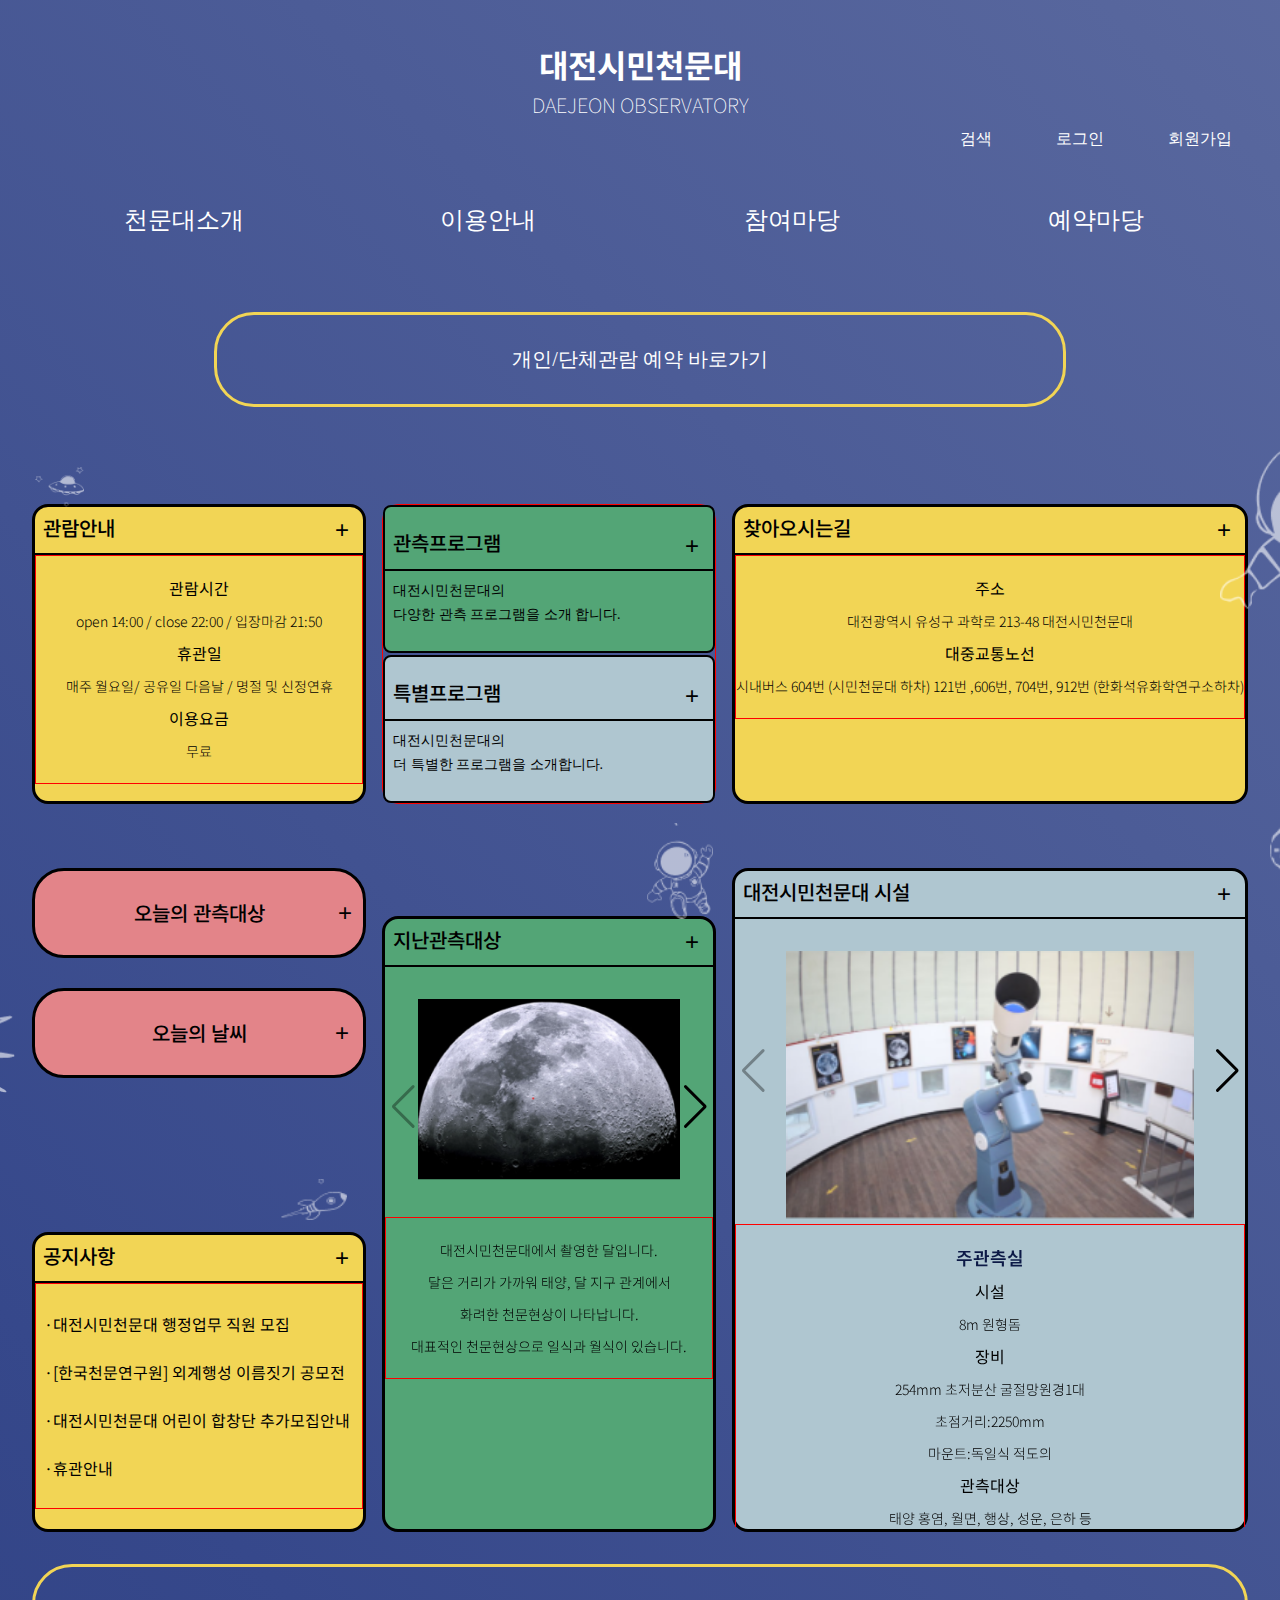
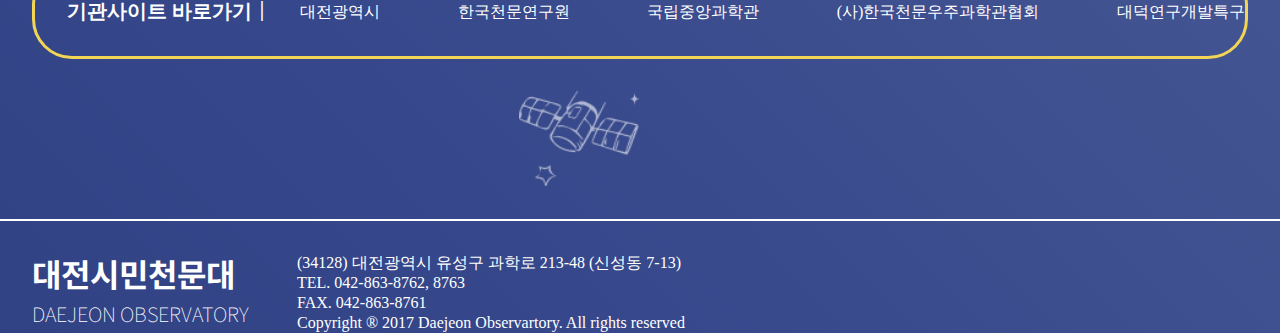
<file: index.html>
<!DOCTYPE html>
<html lang="en">
  <head>
    <meta charset="UTF-8" />
    <meta http-equiv="X-UA-Compatible" content="IE=edge" />
    <meta name="viewport" content="width=device-width, initial-scale=1.0" />
    <title>Document</title>
    <link rel="stylesheet" href="./my_reset.css" />
    <link rel="preconnect" href="https://fonts.googleapis.com" />
    <link rel="preconnect" href="https://fonts.gstatic.com" crossorigin />
    <link
      href="https://fonts.googleapis.com/css2?family=Noto+Sans+KR:wght@100;300;400;500;700&display=swap"
      rel="stylesheet"
    />
    <link
      rel="stylesheet"
      href="https://cdnjs.cloudflare.com/ajax/libs/font-awesome/6.3.0/css/all.min.css"
      integrity="sha512-SzlrxWUlpfuzQ+pcUCosxcglQRNAq/DZjVsC0lE40xsADsfeQoEypE+enwcOiGjk/bSuGGKHEyjSoQ1zVisanQ=="
      crossorigin="anonymous"
      referrerpolicy="no-referrer"
    />
    <link
      rel="stylesheet"
      href="https://cdn.jsdelivr.net/npm/swiper@9/swiper-bundle.min.css"
    />
    <link rel="stylesheet" href="./common.css" />
    <!-- Swiper JS -->
    <script src="https://cdn.jsdelivr.net/npm/swiper@9/swiper-bundle.min.js"></script>
    <!-- <script src="https://cdnjs.cloudflare.com/ajax/libs/jquery/2.0.2/jquery.min.js"></script> -->
    <script src="./common.js" defer></script>
  </head>
  <body id="gradient">
    <div class="wrap">
      <header class="hd mw">
        <h1 class="logo">
          <a href="#"
            >대전시민천문대 <br />
            <span> DAEJEON OBSERVATORY</span></a
          >
          <div class="ham"><i class="fa-solid fa-bars"></i></div>
        </h1>
        <div class="top_icons">
          <a href="#"><i class="fa-solid fa-magnifying-glass"></i>검색</a>

          <a href="#"
            ><i class="fa-sharp fa-solid fa-right-to-bracket"></i>로그인</a
          >
          <a href="#"><i class="fa-solid fa-user"></i>회원가입</a>
        </div>

        <nav class="gnb on">
          <ul class="depth_1">
            <li>
              <a href="#">천문대소개</a>
              <ul class="depth_2">
                <li><a href="#">인사말</a></li>
                <li><a href="#">현황 및 조직도</a></li>
                <li><a href="#">시설안내</a></li>
                <li><a href="#">홍보자료</a></li>
                <li><a href="#">찾아오시는 길</a></li>
              </ul>
            </li>
            <li>
              <a href="#">이용안내</a>
              <ul class="depth_2">
                <li><a href="#">관람시간안내</a></li>
                <li><a href="#">프로그램소개</a></li>
                <li><a href="#">천문정보</a></li>
                <li><a href="#">행사사진</a></li>
              </ul>
            </li>
            <li>
              <a href="#">참여마당</a>
              <ul class="depth_2">
                <li><a href="#">공지사항</a></li>
                <li><a href="#">질문과답변</a></li>
                <li><a href="#">방문후기</a></li>
                <li><a href="#">자주하는질문</a></li>
                <li><a href="#">봉사활동</a></li>
              </ul>
            </li>
            <li>
              <a href="#">예약마당</a>
              <ul class="depth_2">
                <li><a href="#">관람예약</a></li>
                <li><a href="#">별음악회/시낭송회예약</a></li>
                <li><a href="#">특별 프로그램 예약</a></li>
                <li><a href="#">봉사활동예약</a></li>
                <li><a href="#">예약확인/취소</a></li>
              </ul>
            </li>
          </ul>
        </nav>
      </header>
      <main class="con mw">
        <section class="sec1">
          <div>
            <a href="#">개인/단체관람 예약 바로가기</a>
          </div>
        </section>
        <!-- section.box.box$*9 -->
        <section class="sec2">
          <div class="box box1">
            <div class="box_title">
              <h2>관람안내</h2>
              <button>+</button>
            </div>
            <p>
              <span>관람시간</span> <br />
              open 14:00 / close 22:00 / 입장마감 21:50 <br />
              <span>휴관일</span> <br />
              매주 월요일/ 공유일 다음날 / 명절 및 신정연휴 <br />
              <span>이용요금</span><br />
              무료
            </p>
          </div>
          <div class="box box2">
            <div class="box2_1">
              <div class="box_title">
                <h2>관측프로그램</h2>
                <button>+</button>
              </div>
              <p>
                대전시민천문대의 <br />
                다양한 관측 프로그램을 소개 합니다.
              </p>
            </div>
            <div class="box2_2">
              <div class="box_title">
                <h2>특별프로그램</h2>
                <button>+</button>
              </div>
              <p>
                대전시민천문대의 <br />
                더 특별한 프로그램을 소개합니다.
              </p>
            </div>
          </div>
          <div class="box box3">
            <div class="box_title">
              <h2>찾아오시는길</h2>
              <button>+</button>
            </div>
            <p>
              <span>주소</span> <br />
              대전광역시 유성구 과학로 213-48 대전시민천문대 <br />
              <span>대중교통노선</span> <br />
              시내버스 604번 (시민천문대 하차) 121번 ,606번, 704번, 912번
              (한화석유화학연구소하차)
            </p>
          </div>
          <div class="box box4">
            <div class="box4_1">
              <h2>오늘의 관측대상</h2>
              <button>+</button>
            </div>
            <div class="box4_2">
              <h2>오늘의 날씨</h2>
              <button>+</button>
            </div>
          </div>
          <div class="box box5">
            <div class="box_title">
              <h2>지난관측대상</h2>
              <button>+</button>
            </div>
            <div class="swiper box_slide">
              <div class="swiper-wrapper">
                <div class="swiper-slide">
                  <img src="./img/slide1_img1.png" alt="img1_1" />
                  <p>
                    대전시민천문대에서 촬영한 달입니다. <br />
                    달은 거리가 가까워 태양, 달 지구 관계에서 <br />
                    화려한 천문현상이 나타납니다. <br />
                    대표적인 천문현상으로 일식과 월식이 있습니다.
                  </p>
                </div>
                <div class="swiper-slide">
                  <img src="./img/slide1_img2.png" alt="img1_2" />
                  <p>
                    위 사진은 <span>플레이아데스 성단</span>입니다. <br />
                    맨눈으로도 잘 관측되는 가장 대표적인 별의 집단으로
                    산개성단입니다. <br />
                    약 1억 년 밖에 안 된 어린 성단으로 구성별들이 매우 어려
                    <br />
                    표면온도가 뜨거워서 청백색을 띄고 있습니다.
                  </p>
                </div>
                <div class="swiper-slide">
                  <img src="./img/slide1_img3.png" alt="img1_3" />
                  <p>
                    태양계 2번째 행성 <span>금성</span>입니다. 금성은 반사도가
                    매우 높아 맨눈으로도 쉽게 관측될 정도로 <br />
                    밝게 빛납니다. 정말 밝을 때는 낮에도 관측할 수 있습니다.
                    <br />
                    지구보다 안 쪽에 있는 금성과 수성은 사진처럼 <br />
                    달과 같은 <span>위상</span>이 나타납니다.
                  </p>
                </div>
                <div class="swiper-slide">
                  <img src="./img/slide1_img4.png" alt="img1_4" />
                  <p>
                    태양계의 4번째 행성 <span>화성</span>입니다. 표면이 산화철로
                    뒤덮혀 있는 붉은 행성입니다. <br />
                    맨눈으로 관측 시 다른행성과 달리 <span>붉은별</span>로 쉽게
                    구별이 가능합니다. <br />
                    또한, 화성 극지방의 극관은 이산화탄소가 얼어있는
                    드라이아이스입니다. <br />
                    이 극관의 크기는 계절에 따라 변하며 화성에 겨울이 찾아올 때
                    커지고 <br />
                    여름에 작아집니다.
                  </p>
                </div>
              </div>
              <div class="swiper-button-next next1"></div>
              <div class="swiper-button-prev prev1"></div>
            </div>
          </div>
          <div class="box box6">
            <div class="box_title">
              <h2>대전시민천문대 시설</h2>
              <button>+</button>
            </div>
            <!-- slide -->
            <div class="swiper box_slide">
              <div class="swiper-wrapper">
                <div class="swiper-slide">
                  <img src="./img/slide2_img1.png" alt="img2_1" />
                  <p>
                    <span class="fac_name">주관측실</span> <br />
                    <span>시설</span> <br />
                    8m 원형돔 <br />
                    <span>장비</span> <br />
                    254mm 초저분산 굴절망원경1대 <br />
                    초점거리:2250mm <br />
                    마운트:독일식 적도의 <br />
                    <span>관측대상</span> <br />
                    태양 홍염, 월면, 행상, 성운, 은하 등
                  </p>
                </div>
                <div class="swiper-slide">
                  <img src="./img/slide2_img2.png" alt="img2_2" />
                  <p>
                    <span class="fac_name">천체투영실</span><br />
                    <span>시설</span> <br />
                    9.5m 돔스크린 (90명 동시관람 가능) <br />
                    <span>장비</span>
                    -MEGASTAR_Neo 투영기 <br />
                    -4안 디지털 투영기 <br />
                    -천문우주영상물
                  </p>
                </div>
                <div class="swiper-slide">
                  <img src="./img/slide2_img3.png" alt="img2_3" />
                  <p>
                    <span class="fac_name">보조관측실</span> <br />
                    <span>시설</span> <br />
                    -가로 6.6m * 세로 11.7m 슬라이딩돔 <br />
                    <span>장비</span> <br />
                    -102mm 구경 / 더블렛 ED아포크로매트 <br />
                    -254mm 구경 / 슈미트카세그레인 반사굴절 <br />
                    -280mm 구경 / 슈미트카세그레인 반사굴절 <br />
                    -140mm 구경 / 트리플렛 ED아포크로매트 <br />
                    <span>관측대상</span> <br />
                    -태양 흑점, 월면, 행성, 성운, 성단, 은하등
                  </p>
                </div>
                <div class="swiper-slide">
                  <img src="./img/slide2_img4.png" alt="img2_4" />
                  <p>
                    <span class="fac_name">전시실</span> <br />
                    <span>시설면적</span> <br />
                    -180㎡ <br />
                    <span>전시내용</span> <br />
                    -별을 찾아가는 별여행 <br />
                    -ZONE1. 별을 바라보다 <br />
                    -ZONE2. 베일에 싸인 별 <br />
                    -ZONE3. 출발! 별여행 <br />
                    -ZONE4. 찾았다! 먼 우주 속 별 <br />
                    -ZONE5. 천문아카이브 <br />
                  </p>
                </div>
              </div>
              <div class="swiper-button-next next1"></div>
              <div class="swiper-button-prev prev1"></div>
            </div>
          </div>
          <div class="box box7">
            <div class="box_title">
              <h2>공지사항</h2>
              <button>+</button>
            </div>
            <p>
              <span>&middot;대전시민천문대 행정업무 직원 모집</span>
              <span>&middot;[한국천문연구원] 외계행성 이름짓기 공모전</span>
              <span>&middot;대전시민천문대 어린이 합창단 추가모집안내</span>
              <span>&middot;휴관안내</span>
            </p>
          </div>
        </section>
        <section class="sec3">
          <div>
            <a href="#">기관사이트 바로가기</a>
            <ul>
              <li><a href="#">대전광역시</a></li>
              <li><a href="#">한국천문연구원</a></li>
              <li><a href="#">국립중앙과학관</a></li>
              <li><a href="#">(사)한국천문우주과학관협회</a></li>
              <li><a href="#">대덕연구개발특구</a></li>
            </ul>
          </div>
        </section>
      </main>
      <footer class="footAll">
        <div class="foot mw">
          <h1 class="logo">
            <a href="#"
              >대전시민천문대 <br />
              <span> DAEJEON OBSERVATORY</span></a
            >
          </h1>
          <div>
            <p>
              (34128) 대전광역시 유성구 과학로 213-48 (신성동 7-13) <br />
              TEL. 042-863-8762, 8763 <br />
              FAX. 042-863-8761 <br />
              Copyright ® 2017 Daejeon Observartory. All rights reserved
            </p>
          </div>
        </div>
      </footer>
    </div>
  </body>
</html>
</file>
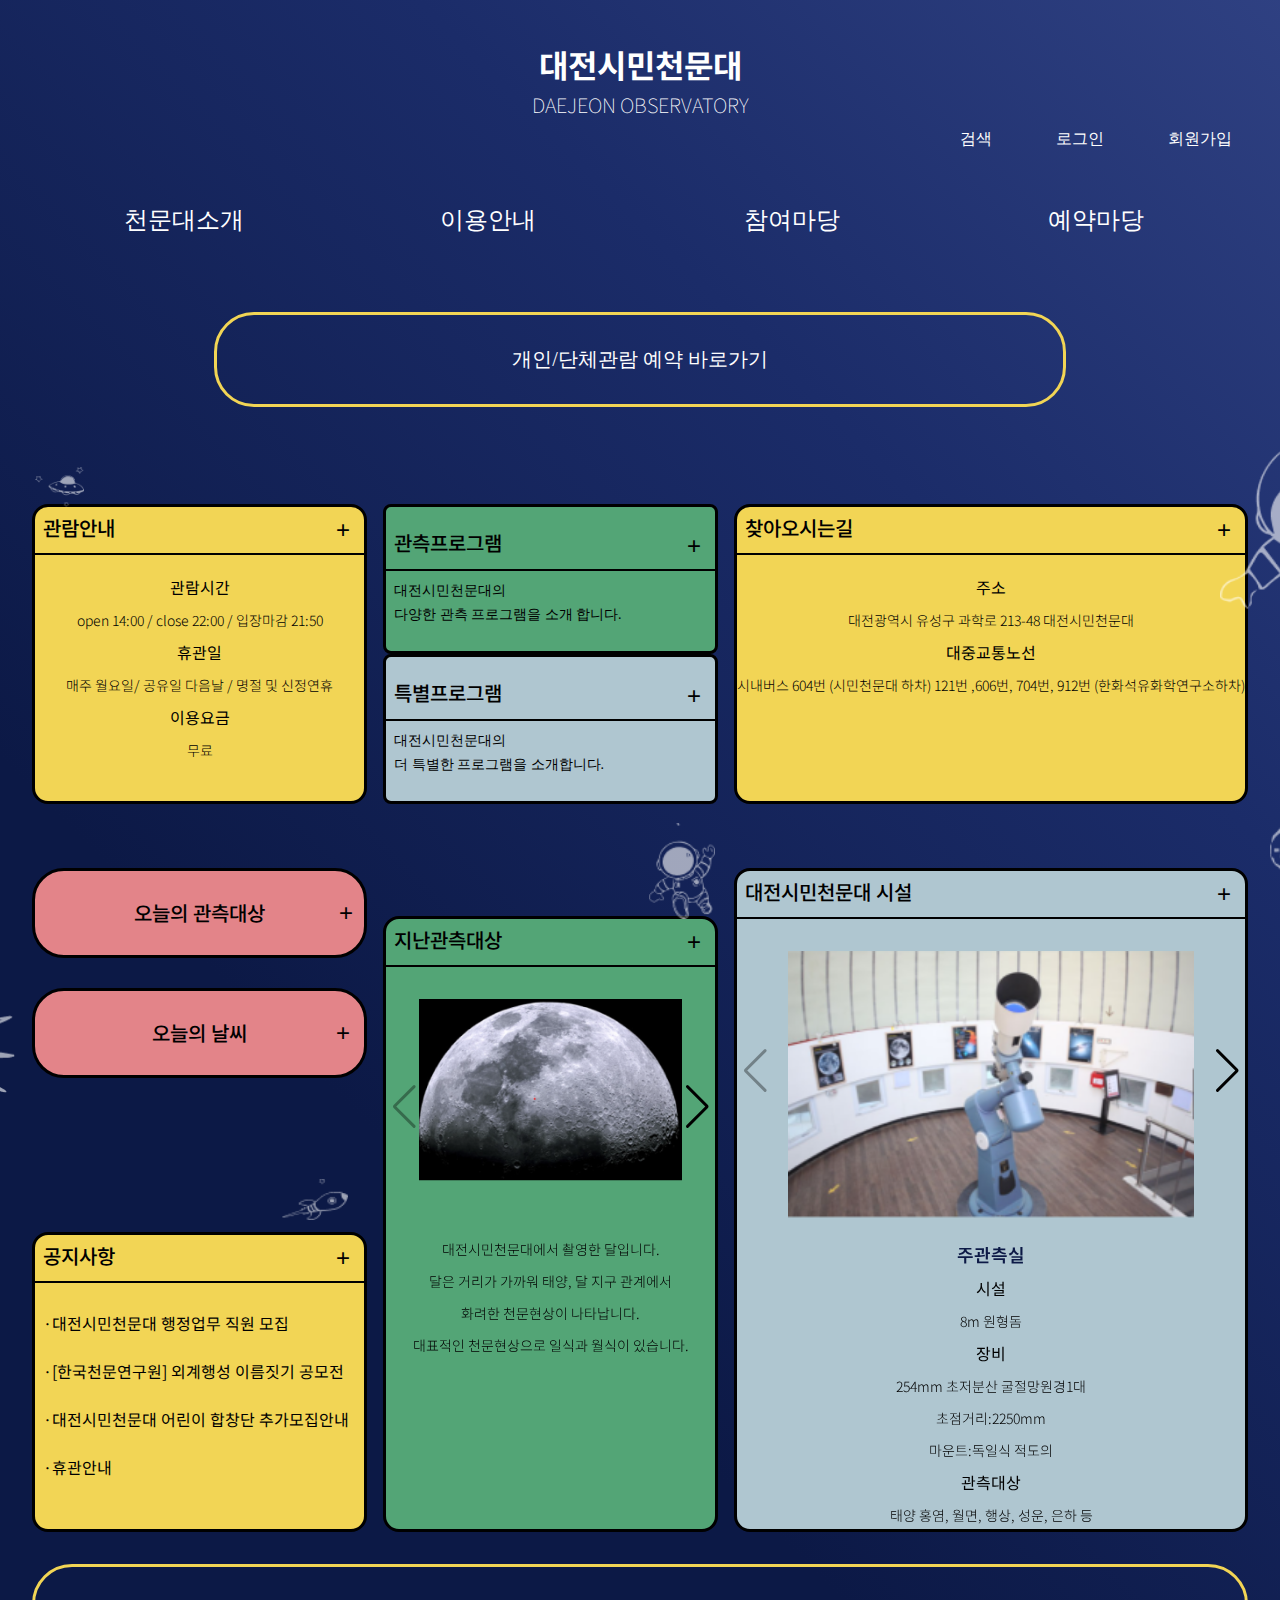
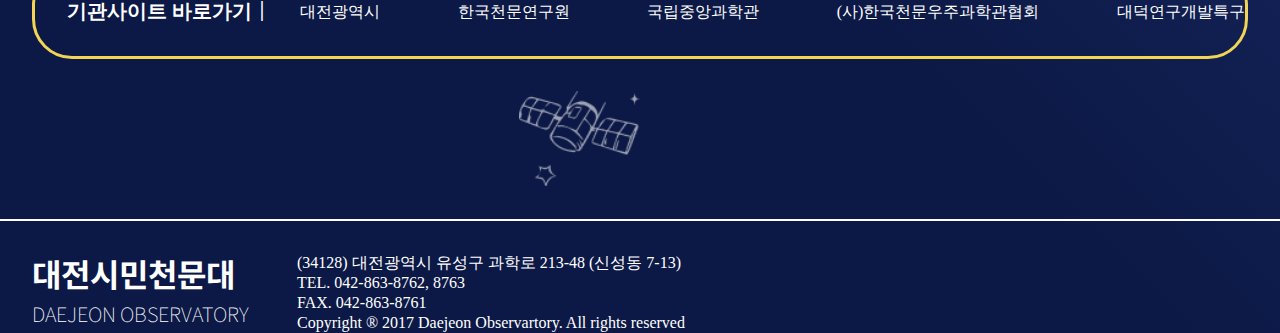
<file: index/index.html>
<!DOCTYPE html>
<html lang="en">
  <head>
    <meta charset="UTF-8" />
    <meta http-equiv="X-UA-Compatible" content="IE=edge" />
    <meta name="viewport" content="width=device-width, initial-scale=1.0" />
    <title>Document</title>
    <link rel="stylesheet" href="../my_reset.css" />
    <link
      href="https://fonts.googleapis.com/css2?family=Noto+Sans+KR:wght@100;300;400;500;700&display=swap"
      rel="stylesheet"
    />
    <link
      rel="stylesheet"
      href="https://cdnjs.cloudflare.com/ajax/libs/font-awesome/6.3.0/css/all.min.css"
      integrity="sha512-SzlrxWUlpfuzQ+pcUCosxcglQRNAq/DZjVsC0lE40xsADsfeQoEypE+enwcOiGjk/bSuGGKHEyjSoQ1zVisanQ=="
      crossorigin="anonymous"
      referrerpolicy="no-referrer"
    />
    <link
      rel="stylesheet"
      href="https://cdn.jsdelivr.net/npm/swiper@9/swiper-bundle.min.css"
    />
    <link rel="stylesheet" href="../css/common.css" />
    <!-- Swiper JS -->
    <script src="https://cdn.jsdelivr.net/npm/swiper@9/swiper-bundle.min.js"></script>
    <!-- <script src="https://cdnjs.cloudflare.com/ajax/libs/jquery/2.0.2/jquery.min.js"></script> -->
    <script src="../js/common.js" defer></script>
  </head>
  <body id="gradient">
    <div class="wrap">
      <header class="hd mw">
        <h1 class="logo">
          <a href="#"
            >대전시민천문대 <br />
            <span> DAEJEON OBSERVATORY</span></a
          >
          <div class="ham"><i class="fa-solid fa-bars"></i></div>
        </h1>
        <div class="top_icons">
          <a href="#"><i class="fa-solid fa-magnifying-glass"></i>검색</a>

          <a href="#"
            ><i class="fa-sharp fa-solid fa-right-to-bracket"></i>로그인</a
          >
          <a href="#"><i class="fa-solid fa-user"></i>회원가입</a>
        </div>

        <nav class="gnb on">
          <ul class="depth_1">
            <li>
              <a href="#">천문대소개</a>
              <ul class="depth_2">
                <li><a href="#">인사말</a></li>
                <li><a href="#">현황 및 조직도</a></li>
                <li><a href="#">시설안내</a></li>
                <li><a href="#">홍보자료</a></li>
                <li><a href="#">찾아오시는 길</a></li>
              </ul>
            </li>
            <li>
              <a href="#">이용안내</a>
              <ul class="depth_2">
                <li><a href="#">관람시간안내</a></li>
                <li><a href="#">프로그램소개</a></li>
                <li><a href="#">천문정보</a></li>
                <li><a href="#">행사사진</a></li>
              </ul>
            </li>
            <li>
              <a href="#">참여마당</a>
              <ul class="depth_2">
                <li><a href="#">공지사항</a></li>
                <li><a href="#">질문과답변</a></li>
                <li><a href="#">방문후기</a></li>
                <li><a href="#">자주하는질문</a></li>
                <li><a href="#">봉사활동</a></li>
              </ul>
            </li>
            <li>
              <a href="#">예약마당</a>
              <ul class="depth_2">
                <li><a href="#">관람예약</a></li>
                <li><a href="#">별음악회/시낭송회예약</a></li>
                <li><a href="#">특별 프로그램 예약</a></li>
                <li><a href="#">봉사활동예약</a></li>
                <li><a href="#">예약확인/취소</a></li>
              </ul>
            </li>
          </ul>
        </nav>
      </header>
      <main class="con mw">
        <section class="sec1">
          <div>
            <a href="./index2.html">개인/단체관람 예약 바로가기</a>
          </div>
        </section>
        <!-- section.box.box$*9 -->
        <section class="sec2">
          <div class="box box1">
            <div class="box_title">
              <h2>관람안내</h2>
              <button>+</button>
            </div>
            <p>
              <span>관람시간</span> <br />
              open 14:00 / close 22:00 / 입장마감 21:50 <br />
              <span>휴관일</span> <br />
              매주 월요일/ 공유일 다음날 / 명절 및 신정연휴 <br />
              <span>이용요금</span><br />
              무료
            </p>
          </div>
          <div class="box box2">
            <div class="box2_1">
              <div class="box_title">
                <h2>관측프로그램</h2>
                <button>+</button>
              </div>
              <p>
                대전시민천문대의 <br />
                다양한 관측 프로그램을 소개 합니다.
              </p>
            </div>
            <div class="box2_2">
              <div class="box_title">
                <h2>특별프로그램</h2>
                <button>+</button>
              </div>
              <p>
                대전시민천문대의 <br />
                더 특별한 프로그램을 소개합니다.
              </p>
            </div>
          </div>
          <div class="box box3">
            <div class="box_title">
              <h2>찾아오시는길</h2>
              <button>+</button>
            </div>
            <p>
              <span>주소</span> <br />
              대전광역시 유성구 과학로 213-48 대전시민천문대 <br />
              <span>대중교통노선</span> <br />
              시내버스 604번 (시민천문대 하차) 121번 ,606번, 704번, 912번
              (한화석유화학연구소하차)
            </p>
          </div>
          <div class="box box4">
            <div class="box4_1">
              <h2>오늘의 관측대상</h2>
              <button>+</button>
            </div>
            <div class="box4_2">
              <h2>오늘의 날씨</h2>
              <button>+</button>
            </div>
          </div>
          <div class="box box5">
            <div class="box_title">
              <h2>지난관측대상</h2>
              <button>+</button>
            </div>
            <div class="swiper box_slide">
              <div class="swiper-wrapper">
                <div class="swiper-slide">
                  <img src="../img/slide1_img1.png" alt="img1_1" />
                  <p>
                    대전시민천문대에서 촬영한 달입니다. <br />
                    달은 거리가 가까워 태양, 달 지구 관계에서 <br />
                    화려한 천문현상이 나타납니다. <br />
                    대표적인 천문현상으로 일식과 월식이 있습니다.
                  </p>
                </div>
                <div class="swiper-slide">
                  <img src="../img/slide1_img2.png" alt="img1_2" />
                  <p>
                    위 사진은 <span>플레이아데스 성단</span>입니다. <br />
                    맨눈으로도 잘 관측되는 가장 대표적인 별의 집단으로
                    산개성단입니다. <br />
                    약 1억 년 밖에 안 된 어린 성단으로 구성별들이 매우 어려
                    <br />
                    표면온도가 뜨거워서 청백색을 띄고 있습니다.
                  </p>
                </div>
                <div class="swiper-slide">
                  <img src="../img/slide1_img3.png" alt="img1_3" />
                  <p>
                    태양계 2번째 행성 <span>금성</span>입니다. 금성은 반사도가
                    매우 높아 맨눈으로도 쉽게 관측될 정도로 <br />
                    밝게 빛납니다. 정말 밝을 때는 낮에도 관측할 수 있습니다.
                    <br />
                    지구보다 안 쪽에 있는 금성과 수성은 사진처럼 <br />
                    달과 같은 <span>위상</span>이 나타납니다.
                  </p>
                </div>
                <div class="swiper-slide">
                  <img src="../img/slide1_img4.png" alt="img1_4" />
                  <p>
                    태양계의 4번째 행성 <span>화성</span>입니다. 표면이 산화철로
                    뒤덮혀 있는 붉은 행성입니다. <br />
                    맨눈으로 관측 시 다른행성과 달리 <span>붉은별</span>로 쉽게
                    구별이 가능합니다. <br />
                    또한, 화성 극지방의 극관은 이산화탄소가 얼어있는
                    드라이아이스입니다. <br />
                    이 극관의 크기는 계절에 따라 변하며 화성에 겨울이 찾아올 때
                    커지고 <br />
                    여름에 작아집니다.
                  </p>
                </div>
              </div>
              <div class="swiper-button-next next1"></div>
              <div class="swiper-button-prev prev1"></div>
            </div>
          </div>
          <div class="box box6">
            <div class="box_title">
              <h2>대전시민천문대 시설</h2>
              <button>+</button>
            </div>
            <!-- slide -->
            <div class="swiper box_slide">
              <div class="swiper-wrapper">
                <div class="swiper-slide">
                  <img src="../img/slide2_img1.png" alt="img2_1" />
                  <p>
                    <span class="fac_name">주관측실</span> <br />
                    <span>시설</span> <br />
                    8m 원형돔 <br />
                    <span>장비</span> <br />
                    254mm 초저분산 굴절망원경1대 <br />
                    초점거리:2250mm <br />
                    마운트:독일식 적도의 <br />
                    <span>관측대상</span> <br />
                    태양 홍염, 월면, 행상, 성운, 은하 등
                  </p>
                </div>
                <div class="swiper-slide">
                  <img src="../img/slide2_img2.png" alt="img2_2" />
                  <p>
                    <span class="fac_name">천체투영실</span><br />
                    <span>시설</span> <br />
                    9.5m 돔스크린 (90명 동시관람 가능) <br />
                    <span>장비</span>
                    -MEGASTAR_Neo 투영기 <br />
                    -4안 디지털 투영기 <br />
                    -천문우주영상물
                  </p>
                </div>
                <div class="swiper-slide">
                  <img src="../img/slide2_img3.png" alt="img2_3" />
                  <p>
                    <span class="fac_name">보조관측실</span> <br />
                    <span>시설</span> <br />
                    -가로 6.6m * 세로 11.7m 슬라이딩돔 <br />
                    <span>장비</span> <br />
                    -102mm 구경 / 더블렛 ED아포크로매트 <br />
                    -254mm 구경 / 슈미트카세그레인 반사굴절 <br />
                    -280mm 구경 / 슈미트카세그레인 반사굴절 <br />
                    -140mm 구경 / 트리플렛 ED아포크로매트 <br />
                    <span>관측대상</span> <br />
                    -태양 흑점, 월면, 행성, 성운, 성단, 은하등
                  </p>
                </div>
                <div class="swiper-slide">
                  <img src="../img/slide2_img4.png" alt="img2_4" />
                  <p>
                    <span class="fac_name">전시실</span> <br />
                    <span>시설면적</span> <br />
                    -180㎡ <br />
                    <span>전시내용</span> <br />
                    -별을 찾아가는 별여행 <br />
                    -ZONE1. 별을 바라보다 <br />
                    -ZONE2. 베일에 싸인 별 <br />
                    -ZONE3. 출발! 별여행 <br />
                    -ZONE4. 찾았다! 먼 우주 속 별 <br />
                    -ZONE5. 천문아카이브 <br />
                  </p>
                </div>
              </div>
              <div class="swiper-button-next next1"></div>
              <div class="swiper-button-prev prev1"></div>
            </div>
          </div>
          <div class="box box7">
            <div class="box_title">
              <h2>공지사항</h2>
              <button>+</button>
            </div>
            <p>
              <span>&middot;대전시민천문대 행정업무 직원 모집</span>
              <span>&middot;[한국천문연구원] 외계행성 이름짓기 공모전</span>
              <span>&middot;대전시민천문대 어린이 합창단 추가모집안내</span>
              <span>&middot;휴관안내</span>
            </p>
          </div>
        </section>
        <section class="sec3">
          <div>
            <a href="#">기관사이트 바로가기</a>
            <ul>
              <li><a href="#">대전광역시</a></li>
              <li><a href="#">한국천문연구원</a></li>
              <li><a href="#">국립중앙과학관</a></li>
              <li><a href="#">(사)한국천문우주과학관협회</a></li>
              <li><a href="#">대덕연구개발특구</a></li>
            </ul>
          </div>
        </section>
      </main>
      <footer class="footAll">
        <div class="foot mw">
          <h1 class="logo">
            <a href="#"
              >대전시민천문대 <br />
              <span> DAEJEON OBSERVATORY</span></a
            >
          </h1>
          <div>
            <p>
              (34128) 대전광역시 유성구 과학로 213-48 (신성동 7-13) <br />
              TEL. 042-863-8762, 8763 <br />
              FAX. 042-863-8761 <br />
              Copyright ® 2017 Daejeon Observartory. All rights reserved
            </p>
          </div>
        </div>
      </footer>
    </div>
  </body>
</html>
</file>
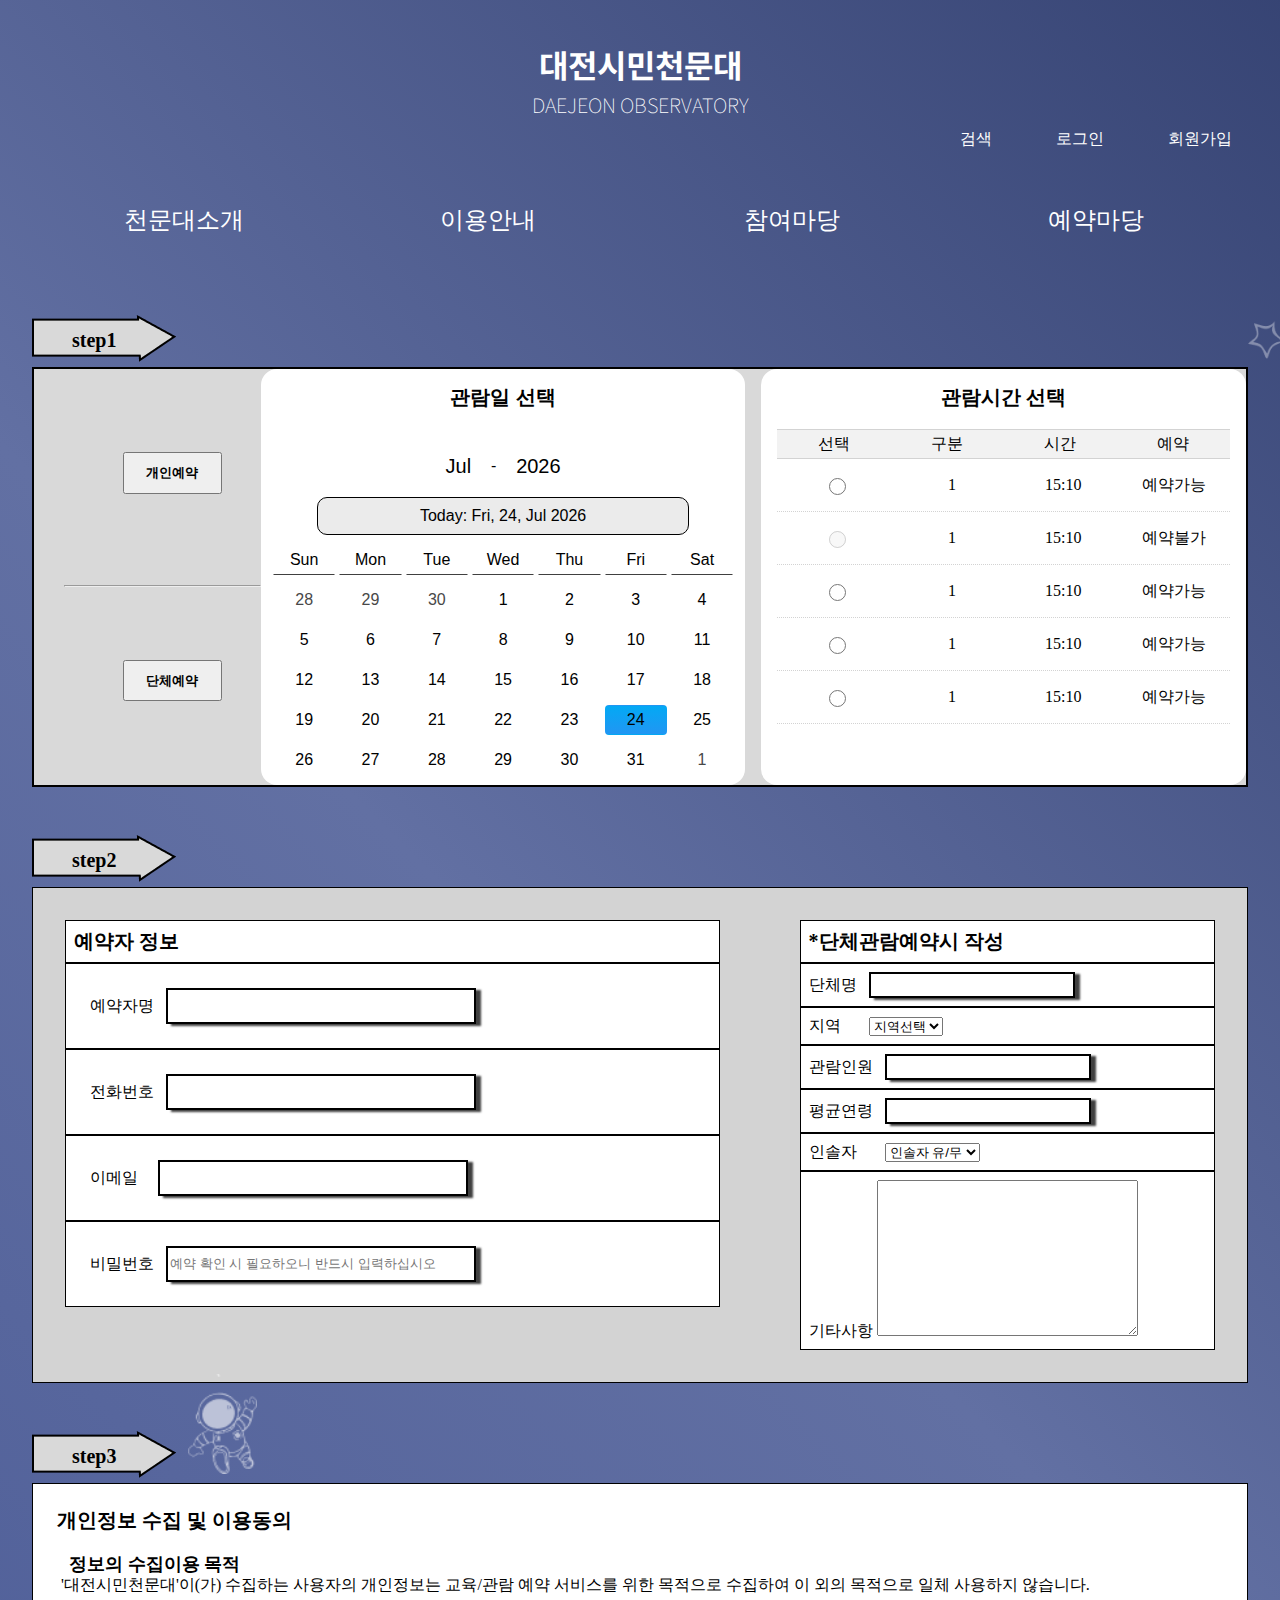
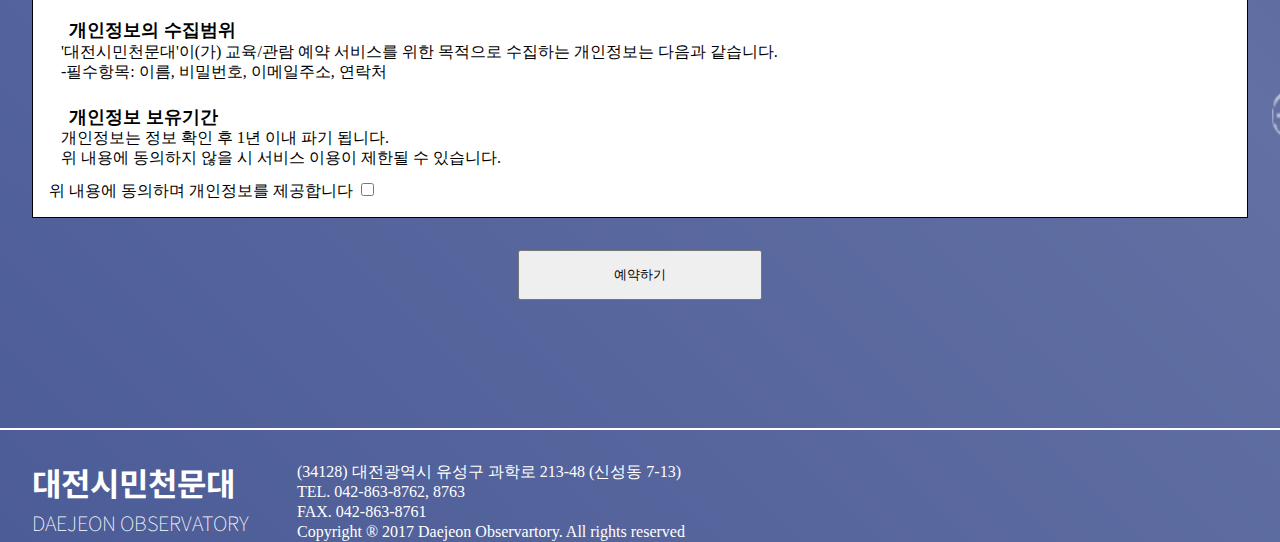
<file: index/index2.html>
<!DOCTYPE html>
<html lang="en">
  <head>
    <meta charset="UTF-8" />
    <meta http-equiv="X-UA-Compatible" content="IE=edge" />
    <meta name="viewport" content="width=device-width, initial-scale=1.0" />
    <title>Document</title>
    <link rel="stylesheet" href="../my_reset.css" />
    <link
      href="https://fonts.googleapis.com/css2?family=Noto+Sans+KR:wght@100;300;400;500;700&display=swap"
      rel="stylesheet"
    />
    <link
      rel="stylesheet"
      href="https://cdnjs.cloudflare.com/ajax/libs/font-awesome/6.3.0/css/all.min.css"
      integrity="sha512-SzlrxWUlpfuzQ+pcUCosxcglQRNAq/DZjVsC0lE40xsADsfeQoEypE+enwcOiGjk/bSuGGKHEyjSoQ1zVisanQ=="
      crossorigin="anonymous"
      referrerpolicy="no-referrer"
    />
    <link
      rel="stylesheet"
      href="https://cdn.jsdelivr.net/npm/swiper@9/swiper-bundle.min.css"
    />
    <link rel="stylesheet" href="../css/common2.css" />
    <!-- Swiper JS -->
    <script src="https://cdn.jsdelivr.net/npm/swiper@9/swiper-bundle.min.js"></script>
    <!-- <script src="https://cdnjs.cloudflare.com/ajax/libs/jquery/2.0.2/jquery.min.js"></script> -->
    <script src="../js/common2.js" defer></script>
  </head>
  <body>
    <div class="wrap">
      <header class="hd mw">
        <h1 class="logo">
          <a href="./index.html"
            >대전시민천문대 <br />
            <span> DAEJEON OBSERVATORY</span></a
          >
          <div class="ham"><i class="fa-solid fa-bars"></i></div>
        </h1>
        <div class="top_icons">
          <a href="#"><i class="fa-solid fa-magnifying-glass"></i>검색</a>
          <a href="#"
            ><i class="fa-sharp fa-solid fa-right-to-bracket"></i>로그인</a
          >
          <a href="#"><i class="fa-solid fa-user"></i>회원가입</a>
        </div>
        <nav class="gnb on">
          <ul class="depth_1">
            <li>
              <a href="#">천문대소개</a>
              <ul class="depth_2">
                <li><a href="#">인사말</a></li>
                <li><a href="#">현황 및 조직도</a></li>
                <li><a href="#">시설안내</a></li>
                <li><a href="#">홍보자료</a></li>
                <li><a href="#">찾아오시는 길</a></li>
              </ul>
            </li>
            <li>
              <a href="#">이용안내</a>
              <ul class="depth_2">
                <li><a href="#">관람시간안내</a></li>
                <li><a href="#">프로그램소개</a></li>
                <li><a href="#">천문정보</a></li>
                <li><a href="#">행사사진</a></li>
              </ul>
            </li>
            <li>
              <a href="#">참여마당</a>
              <ul class="depth_2">
                <li><a href="#">공지사항</a></li>
                <li><a href="#">질문과답변</a></li>
                <li><a href="#">방문후기</a></li>
                <li><a href="#">자주하는질문</a></li>
                <li><a href="#">봉사활동</a></li>
              </ul>
            </li>
            <li>
              <a href="#">예약마당</a>
              <ul class="depth_2">
                <li><a href="#">관람예약</a></li>
                <li><a href="#">별음악회/시낭송회예약</a></li>
                <li><a href="#">특별 프로그램 예약</a></li>
                <li><a href="#">봉사활동예약</a></li>
                <li><a href="#">예약확인/취소</a></li>
              </ul>
            </li>
          </ul>
        </nav>
      </header>
      <section class="section_All mw">
        <section class="sec1">
          <div>
            <img src="../img/arrow.png" alt="step1" />
            <span class="step">step1</span>
          </div>
          <div class="tab">
            <div class="reserve_btn">
              <div><input type="button" value="개인예약" class="btn1" /></div>
              <hr />
              <input type="button" value="단체예약" class="btn2" />
            </div>
            <div class="tab_con">
              <div class="box1 calendar">
                <h2>관람일 선택</h2>
                <!-- <div class="calendar"></div> -->
              </div>
              <div class="box2">
                <h3>관람시간 선택</h3>
                <div class="item on person">
                  <p class="title">
                    <span class="t1">선택</span>
                    <span class="t2">구분</span>
                    <span class="t3">시간</span>
                    <span class="t4">예약</span>
                  </p>
                  <ul>
                    <li class="list">
                      <label>
                        <input type="radio" name="list" />
                        <span class="t_t1">1</span>
                        <span class="t_t2">15:10</span>
                        <span class="t_t3">예약가능</span>
                      </label>
                      <!-- <input type="button" value="예약가능" /> -->
                    </li>
                    <!-- list의 반복 -->
                    <li class="list">
                      <label>
                        <input type="radio" name="list" disabled />
                        <span class="t_t1">1</span>
                        <span class="t_t2">15:10</span>
                        <span class="t_t3">예약불가</span>
                      </label>
                      <!-- <input type="button" value="예약불가" /> -->
                    </li>
                    <li class="list">
                      <label>
                        <input type="radio" name="list" />
                        <span class="t_t1">1</span>
                        <span class="t_t2">15:10</span>
                        <span class="t_t3">예약가능</span>
                      </label>
                      <!-- <input type="button" value="예약가능" /> -->
                    </li>
                    <li class="list">
                      <label>
                        <input type="radio" name="list" />
                        <span class="t_t1">1</span>
                        <span class="t_t2">15:10</span>
                        <span class="t_t3">예약가능</span>
                      </label>
                      <!-- <input type="button" value="예약가능" /> -->
                    </li>
                    <li class="list">
                      <label>
                        <input type="radio" name="list" />
                        <span class="t_t1">1</span>
                        <span class="t_t2">15:10</span>
                        <span class="t_t3">예약가능</span>
                      </label>
                      <!-- <input type="button" value="예약가능" /> -->
                    </li>
                    <!-- 반복끝 -->
                  </ul>
                </div>
                <!-- <div class="item on team">단체예약</div> -->
              </div>
              <div class="box3">
                <input type="submit" value="완료" />
              </div>
            </div>
          </div>
        </section>
        <section class="sec2">
          <div>
            <img src="../img/arrow.png" alt="step2" />
            <span class="step">step2</span>
          </div>
          <div class="reservation">
            <div class="reservation_1">
              <h2>예약자 정보</h2>
              <form>
                <p>
                  <label for="username">예약자명</label>
                  <input type="text" id="username" name="username" required />
                  <span class="error" id="username_error"></span>
                </p>
                <p>
                  <label for="tel">전화번호</label>
                  <input type="tel" id="phone" name="phone" required />
                  <span class="error" id="username_error"></span>
                </p>
                <p>
                  <label for="email">이메일 &nbsp </label>
                  <input type="text" id="email" name="email" required />
                  <span class="error" id="email_error"></span>
                </p>
                <p>
                  <label for="password">비밀번호</label>
                  <input
                    type="password"
                    id="password"
                    name="password"
                    required
                    placeholder="예약 확인 시 필요하오니 반드시 입력하십시오"
                  />
                  <span class="error" id="password_error"></span>
                </p>
              </form>
            </div>
            <div class="reservation_2">
              <h2>*단체관람예약시 작성</h2>
              <form>
                <p>
                  <label for="username">단체명</label>
                  <input type="text" id="username2" name="username2" required />
                  <span class="error" id="username_error2"></span>
                </p>
                <p>
                  <label for="username">지역</label>
                  <select name="location" id="location">
                    <option value="none">지역선택</option>
                    <option value="daejeon">대전</option>
                    <option value="sejong">세종</option>
                    <option value="seoul">서울</option>
                    <option value="gangwon">강원</option>
                    <option value="gg">경기</option>
                    <option value="gnam">경남</option>
                    <option value="gbuk">경북</option>
                    <option value="jeonnam">전남</option>
                    <option value="jeonbuk">전북</option>
                    <option value="chungnam">충남</option>
                    <option value="chungbuk">충북</option>
                    <option value="busan">부산</option>
                    <option value="daegu">대구</option>
                    <option value="incheon">인천</option>
                    <option value="gwangju">광주</option>
                    <option value="ulsan">울산</option>
                    <option value="ulleung">울릉도</option>
                    <option value="jeju">제주도</option>
                  </select>
                </p>
                <p>
                  <label for="number">관람인원</label>
                  <input type="text" id="number" name="number" required />
                  <span class="error" id="number"></span>
                </p>
                <p>
                  <label for="text">평균연령</label>
                  <input type="text" id="age" name="age" required />
                  <span class="error" id="age"></span>
                </p>
                <p>
                  <label for="select">인솔자</label>
                  <select name="leader" id="leader">
                    <option value="none">인솔자 유/무</option>
                    <option value="exist">있음</option>
                    <option value="exist_none">없음</option>
                  </select>
                </p>
                <p>
                  <label for="text">기타사항</label>
                  <textarea
                    name="ref_note"
                    id="ref_note"
                    cols="30"
                    rows="10"
                  ></textarea>
                </p>
              </form>
            </div>
          </div>
        </section>
        <section class="sec3">
          <div>
            <img src="../img/arrow.png" alt="step3" />
            <span class="step">step3</span>
          </div>
          <div class="consent">
            <h2>개인정보 수집 및 이용동의</h2>
            <p>
              <span>정보의 수집이용 목적</span> <br />
              '대전시민천문대'이(가) 수집하는 사용자의 개인정보는 교육/관람 예약
              서비스를 위한 목적으로 수집하여 이 외의 목적으로 일체 사용하지
              않습니다. <br />
            </p>
            <p>
              <span>개인정보의 수집범위</span> <br />
              '대전시민천문대'이(가) 교육/관람 예약 서비스를 위한 목적으로
              수집하는 개인정보는 다음과 같습니다. <br />
              -필수항목: 이름, 비밀번호, 이메일주소, 연락처 <br />
            </p>
            <p>
              <span>개인정보 보유기간</span> <br />
              개인정보는 정보 확인 후 1년 이내 파기 됩니다. <br />
              위 내용에 동의하지 않을 시 서비스 이용이 제한될 수 있습니다.
              <br />
            </p>
            <label for="checkbox"
              >위 내용에 동의하며 개인정보를 제공합니다</label
            >
            <input type="checkbox" />
          </div>
          <button>예약하기</button>
        </section>
      </section>
      <footer class="footAll">
        <div class="foot mw">
          <h1 class="logo">
            <a href="#"
              >대전시민천문대 <br />
              <span> DAEJEON OBSERVATORY</span></a
            >
          </h1>
          <div>
            <p>
              (34128) 대전광역시 유성구 과학로 213-48 (신성동 7-13) <br />
              TEL. 042-863-8762, 8763 <br />
              FAX. 042-863-8761 <br />
              Copyright ® 2017 Daejeon Observartory. All rights reserved
            </p>
          </div>
        </div>
      </footer>
    </div>
  </body>
</html>
</file>
<file: common.css>
:root {
  --mw: 1440px;
  --width: calc(100% - 4rem);
  --gap1: 0.5rem;
  --gap2: 4rem;
  --font_logo1_700: "Noto Sans KR", sans-serif;
  --font_logo2_100: "Noto Sans KR", sans-serif;
  --font_con_title_500: "Noto Sans KR", sans-serif;
  --font_con_intro1_400: "Noto Sans KR", sans-serif;
  --font_con_intro2_300: "Noto Sans KR", sans-serif;
  --font_color: #ffffff;
  --font_color2: #000000;
  --bg: #0c1946;
  --color_p1: #f2d555;
  --color_p2: #afc6d0;
  --color_p3: #53a576;
  --color_p4: #c7d6cc;
  --color_p4: #e38489;
  --font_size_con: 20px;
}
body {
  background: linear-gradient(
    45deg,
    #0c1946,
    #1b2c69,
    #36488b,
    #6270a3,
    #0c1946
  );
  background-size: 400% 400%;
  animation: gradient 10s ease infinite;
}

@keyframes gradient {
  0% {
    background-position: 0% 50%;
  }
  50% {
    background-position: 100% 50%;
  }
  100% {
    background-position: 0% 50%;
  }
}
.wrap {
  overflow: hidden;
  white-space: nowrap;
}
.mw {
  max-width: var(--mw);
  width: var(--width);
  margin: auto;
}

a {
  color: var(--font_color);
}

.hd {
  margin-top: 3rem;
  position: relative;
  z-index: 100;
}

.hd .logo {
  text-align: center;
}

.logo a {
  font-family: var(--font_logo1_700);
  font-weight: 700;
  font-size: 32px;
  line-height: 2rem;
}

.logo span {
  font-weight: 100;
  font-size: 20px;
}

.top_icons {
  color: #ffffff;
  display: flex;
  justify-content: flex-end;
}

.top_icons a,
.top_icons i {
  display: flex;
  justify-content: center;
  align-items: center;
  margin: 0.5rem 1rem;
}

.top_icons a:hover {
  font-weight: bold;
  color: #c7d6cc;
}

/* nav */

.gnb {
  margin-top: 2rem;
}
.gnb a {
  font-size: 24px;
}

.depth_1 {
  display: flex;
  justify-content: space-around;
  text-align: center;
  /* align-items: center; */
  position: relative;
}

.depth_2 {
  margin-top: 1rem;
  line-height: 2.5rem;
  height: 0;
  overflow: hidden;
  position: absolute;
  width: 100%;
  transition: 0.3s;
}

.depth_1 > li {
  /* border: 1px solid red; */
  width: 20%;
  position: relative;
  transition: 0.3s;
}

.depth_1 > li::before {
  content: "";
  position: absolute;
  background-color: #c7d6cc;
  width: 100%;
  height: 0;
  left: 0;
  top: 0;
  border-radius: 16px;
  transition: 0.3s;
}

.depth_2 a {
  font-size: 20px;
}
.depth_1 > li > a {
  display: block;
  position: relative;
  padding: 1rem 0;
}

.depth_1 > li:hover::before {
  height: 350px;
}

.depth_1 > li:hover a {
  color: #0c1946;
  opacity: 70%;
  font-weight: bold;
}

.depth_1 li:hover .depth_2 {
  height: 300px;
}

.depth_2 li:hover a {
  opacity: 100%;
}

/* 가상테그 한 번에 붙이는 방법 */
/* 헤더 어떻게 하는거였더라  */

/* main */

main {
  /* display: none; */
}

*::before,
*::after {
  content: "";
  position: absolute;
}
.sec1 {
  border: 3px solid var(--color_p1);
  border-radius: 40px;
  text-align: center;
  width: 70%;
  margin: auto;
  margin-top: 5%;
  padding: 2rem 0;
  position: relative;
}
.sec1 a {
  transition: 0.3s;
}
.sec1 a:hover {
  color: #f2d555;
}
.sec1::before {
  /* border: 1px solid lightblue; */
  width: 20%;
  padding-top: 80%;
  top: -150%;
  left: -60%;
  background: url(./img/bg1_moon.png) no-repeat;
  background-size: contain;
}
.sec1 div {
  display: flex;
  justify-content: center;
  align-items: center;
  font-size: var(--font_size_con);
}

.sec2 {
  /* background-color: #9999; */
  margin-top: 8%;

  display: grid;
  grid-template-columns: repeat(3, 1fr);
  grid-auto-rows: 300px;
  gap: var(--gap2) 1rem;
  position: relative;
}

.sec2 .box {
  /* border: 2px solid lightblue; */
  border-radius: 1rem;
  font-size: 14px;
}

.sec2 button {
  border: none;
  background-color: transparent;
  font-size: 24px;
}

.box_title {
  display: flex;
  justify-content: space-between;
  padding: var(--gap1);
  border-bottom: 2px solid #000000;
  font-family: var(--font_con_title_500);
  font-weight: 500;
  font-size: 20px;
}
.box1 p,
.box3 p,
.box5 p,
.box6 p,
.box7 p {
  line-height: 2rem;
  border: 1px solid red;
  padding: 1rem 0;
  /* 중앙정렬을 하고 싶었어요 */
  text-align: center;
  font-family: var(--font_con_intro2_300);
  font-size: 14px;
  font-weight: 300;
}
.box1,
.box3,
.box5,
.box6,
.box7 {
  border: 3px solid #000000;
}
.box span {
  font-family: var(--font_con_intro1_400);
  font-weight: 400;
  font-size: 16px;
}

/* br태그 없이 단 정렬하는 방법?
display:block ? */

.box1 {
  /* height: 300px; */
  border-radius: var(--gap1);
  background-color: #f2d555;
  position: relative;
}

.box1::before {
  /* border: 1px solid lightblue; */
  width: 15%;
  height: 20%;
  top: -20%;
  background: url(./img/bg3_spacecraft.png) no-repeat;
  background-size: contain;
  background-position: bottom;
}
.box2 {
  border: 1px solid red;
  position: relative;
  /* 이영역은 뭐야;; */
}

.box2_1,
.box2_2 {
  border: 2px solid #000000;
  border-radius: var(--gap1);
  line-height: 1.5rem;
  padding: 1rem 0;
}
.box2_1 p,
.box2_2 p {
  padding: var(--gap1);
}

.box2_1 {
  background-color: var(--color_p3);
}

.box2_2 {
  position: absolute;
  width: 100%;
  top: 75%;
  transform: translateY(-50%);
  background-color: var(--color_p2);
}

.box3 {
  background-color: #f2d555;
  position: relative;
}

.box3::before {
  width: 65%;
  /* border: 1px solid lightblue; */
  height: 100%;
  right: -60%;
  top: -60%;
  background: url(./img/bg2_Big_person.png) no-repeat;
  background-size: contain;
  background-position: bottom;
}
.box4 {
  position: relative;
}

.box4::before {
  /* border: 1px solid lightblue; */
  width: 30%;
  height: 50%;
  background: url(./img/bg4_Satellite.png) no-repeat;
  background-size: contain;
  background-position: bottom;
  top: 25%;
  left: -35%;
}
.box4_1,
.box4_2 {
  border: 3px solid #000000;
  border-radius: 2rem;
  line-height: 1.5rem;
  display: flex;
  justify-content: center;
  align-items: center;
  padding: var(--gap1);
  background-color: var(--color_p4);
  font-family: var(--font_con_title_500);
  font-size: 20px;
  font-weight: 500;
  height: 30%;
}

.box4 button {
  font-size: 24px;
  position: absolute;
  right: var(--gap1);
}

.box4_2 {
  position: absolute;
  width: 100%;
  top: 40%;
}

.box5,
.box6 {
  grid-row: span 2;
}

.box5 {
  position: relative;
  margin-top: 3rem;
  background-color: var(--color_p3);
  position: relative;
}
.box5::before {
  /* border: 1px solid lightblue; */
  width: 20%;
  height: 20%;
  top: -20%;
  right: 0;
  background: url(./img/bg5_Small_person.png) no-repeat;
  background-size: contain;
  background-position: bottom;
}
.box5 img {
  margin-left: 10%;
  width: 80%;
}
.box5 .swiper,
.box6 .swiper {
  position: absolute;
  /* border: 10px solid red; */
  width: 100%;
  height: calc(100% - 50px);
}
.box5 .swiper-slide,
.box6 .swiper-slide {
  padding-top: 2rem;
}

.box5 p {
  margin-top: 2rem;
  padding-top: 1rem;
}

.box5 span {
  color: tomato;
}

.box5 .next1,
.box5 .prev1,
.box6 .next1,
.box6 .prev1 {
  position: absolute;
  top: 25%;
  color: #000000;
  width: 1rem;
}
.box6 {
  background-color: var(--color_p2);
  position: relative;
}

.box6::before {
  /* border: 1px solid lightblue; */
  width: 30%;
  height: 15%;
  top: -15%;
  right: -30%;
  background: url(./img/bg6_fire.png) no-repeat;
  background-size: contain;
  background-position: bottom;
}

.box6::after {
  /* border: 1px solid lightblue; */
  width: 40%;
  padding-top: 40%;
  top: 40%;
  right: -50%;
  background: url(./img/bg8_Jupiter.png) no-repeat;
  background-size: contain;
  background-position: bottom;
}

.box6 img {
  width: 80%;
  margin-left: 10%;
}
.box6 .fac_name {
  font-size: 18px;
  color: #0c1946;
  font-weight: 600;
  cursor: pointer;
}

.box6 span {
}
.box7 {
  background-color: var(--color_p1);
  position: relative;
}

.box7::before {
  /* border: 1px solid lightblue; */
  width: 20%;
  height: 25%;
  top: -30%;
  right: 5%;
  background: url(./img/bg7_fish.png) no-repeat;
  background-size: contain;
  background-position: bottom;
}

/* !!span 으로 구조문 작성 후 
block으로 해결  */
.box7 span {
  display: block;
  text-align: left;
  padding: 0.5rem;
}

.sec3 {
  border: 3px solid var(--color_p1);
  border-radius: 40px;
  margin: 2rem 0 10rem 0;
  padding: 2rem 0;
  position: relative;
}

.sec3::before {
  /* border: 1px solid lightblue; */
  width: 20%;
  padding-top: 10%;
  left: -20%;
  top: 50%;
  background: url(./img/bg9_flag.png) no-repeat;
  background-size: contain;
  background-position: bottom;
}

.sec3::after {
  /* border: 1px solid lightblue; */
  width: 10%;
  padding-top: 10%;
  top: 110%;
  left: 40%;
  background: url(./img/bg10_Statellite2.png) no-repeat;
  background-size: contain;
  background-position: bottom;
}
.sec3 div {
  display: flex;
}

.sec3 div > a {
  margin-left: 2rem;
  font-size: 20px;
  font-weight: bold;
  position: relative;
}
.sec3 div > a::after {
  content: "|";
  position: absolute;
  top: -2px;
  /* border: 1px solid lightcoral; */
  width: 20px;
  text-align: center;
}

.sec3 li a {
  transition: 0.3s;
}
.sec3 li a:hover {
  color: #f2d555;
}

.sec3 ul {
  display: flex;
  justify-content: space-between;
  align-items: center;
  width: 80%;
  margin-left: 3rem;
}

/* footer */

.footAll {
  border-top: 2px solid #ffffff;
  margin-top: 10%;
}
.foot {
  display: flex;
  align-items: center;
  margin-top: 2rem;
}

.foot p {
  color: #ffffff;
  margin-left: 3rem;
}

.ham {
  display: none;
  cursor: pointer;
}

@media (max-width: 800px) {
  .wrap {
    background-color: #030c10;
  }
  .hd .logo {
    display: flex;
    justify-content: space-between;
    align-items: center;
    /* border: 1px solid red; */
  }
  .ham {
    display: block;
    margin: 0.5rem 1rem;
    color: #ffffff;
    font-size: 30px;
    padding-bottom: 40px;
  }
  .hd .top_icons,
  .hd .gnb {
    display: none;
  }

  .gnb.on {
    border: 2px solid lightblue;
    border-radius: 1rem;
    /* position: absolute; */
    width: 100%;
    left: 0;
    height: calc(50vh - 100px);
    z-index: 200;
    display: flex;
    justify-content: flex-start;
    flex-direction: column;
    padding-top: 3rem;
    background-color: #030c10;
  }

  .sec1 {
    margin-top: 3rem;
    width: 100%;
  }

  .sec1::before {
    display: none;
  }
  .sec2 {
    display: block;
  }
  .sec2 .box1 {
    margin-top: 100px;
    position: relative;
  }

  /* 가상태그 */
  *::before,
  *::after {
    content: "";
    position: absolute;
    /* background-size: contain;
    background-position: fixed; */
  }
  .box1::before {
    display: none;
  }
  .box1::after {
    /* border: 1px solid blue; */
    width: 30%;
    height: 30%;
    top: -33%;
    left: 5%;

    background: url(./img/mobile_back_1.png) no-repeat;
    background-size: contain;
    background-position: fixed;
  }
  .sec2 .box2 {
    margin-top: 4rem;
    position: relative;
  }

  .box2::before {
    /* border: 1px solid blue; */
    width: 20%;
    height: 40%;
    top: -40%;
    right: 5%;
    background: url(./img/mobile_back_2.png) no-repeat;
    background-size: contain;
    background-position: fixed;
  }

  .box2_2 {
    margin-top: 130px;
  }

  .box3 {
    margin-top: 40%;
  }

  .box3::before {
    display: none;
  }

  .box4 {
    margin-top: 15%;
    position: relative;
  }
  .box4::before {
    display: none;
  }
  .box4::after {
    /* border: 1px solid blue; */
    width: 25%;
    height: 100%;
    background: url(./img/mobile_back_3.png) no-repeat;
    background-size: contain;
    top: -100%;
    left: 40%;
  }
  .box4_1 {
    padding: 1rem;
  }
  .box4_2 {
    margin-top: 40px;
    padding: 1.5rem;
  }

  .box5 {
    margin-top: 20%;
    height: 600px;
    position: relative;
  }
  .box5::before {
    display: none;
  }
  .box5::after {
    /* border: 1px solid blue; */
    width: 20%;
    height: 20%;
    background: url(./img/mobile_back_4.png) no-repeat;
    background-size: contain;
    bottom: -23%;
  }
  .box6 {
    margin-top: 20%;
    height: 700px;
  }
  .box6::after,
  .box6::before {
    display: none;
  }

  .box7 {
    margin-top: 20%;
  }
  .box7::before {
    display: none;
  }
  .box7::after {
    /* border: 1px solid blue; */
    width: 20%;
    height: 30%;
    background: url(./img/mobile_back_5.png) no-repeat;
    background-size: contain;
    top: -30%;
    right: 5%;
  }

  .sec3 {
    display: none;
  }
}
</file>
<file: css/common.css>
:root {
  --mw: 1440px;
  --width: calc(100% - 4rem);
  --gap1: 0.5rem;
  --gap2: 4rem;
  --font_logo1_700: "Noto Sans KR", sans-serif;
  --font_logo2_100: "Noto Sans KR", sans-serif;
  --font_con_title_500: "Noto Sans KR", sans-serif;
  --font_con_intro1_400: "Noto Sans KR", sans-serif;
  --font_con_intro2_300: "Noto Sans KR", sans-serif;
  --font_color: #ffffff;
  --font_color2: #000000;
  --bg: #0c1946;
  --color_p1: #f2d555;
  --color_p2: #afc6d0;
  --color_p3: #53a576;
  --color_p4: #c7d6cc;
  --color_p4: #e38489;
  --font_size_con: 20px;
}
body {
  background: linear-gradient(
    45deg,
    #0c1946,
    #0c1946,
    #1b2c69,
    #36488b,
    #6270a3,
    #0c1946,
    #0c1946
  );
  background-size: 400%, 400%;
  animation: gradient 10s ease infinite;
}

@keyframes gradient {
  0% {
    background-position: 0% 50%;
  }
  50% {
    background-position: 100% 50%;
  }
  100% {
    background-position: 0% 50%;
  }
}
.wrap {
  overflow: hidden;
  white-space: nowrap;
}
.mw {
  max-width: var(--mw);
  width: var(--width);
  margin: auto;
}

a {
  color: var(--font_color);
}

.hd {
  margin-top: 3rem;
  position: relative;
  z-index: 100;
}

.hd .logo {
  text-align: center;
}

.logo a {
  font-family: var(--font_logo1_700);
  font-weight: 700;
  font-size: 32px;
  line-height: 2rem;
}

.logo span {
  font-weight: 100;
  font-size: 20px;
}

.top_icons {
  color: #ffffff;
  display: flex;
  justify-content: flex-end;
}

.top_icons a,
.top_icons i {
  display: flex;
  justify-content: center;
  align-items: center;
  margin: 0.5rem 1rem;
}

.top_icons a:hover {
  font-weight: bold;
  color: #c7d6cc;
}

/* nav */

.gnb {
  margin-top: 2rem;
}
.gnb a {
  font-size: 24px;
}

.depth_1 {
  display: flex;
  justify-content: space-around;
  text-align: center;
  /* align-items: center; */
  position: relative;
}

.depth_2 {
  margin-top: 1rem;
  line-height: 2.5rem;
  height: 0;
  overflow: hidden;
  position: absolute;
  width: 100%;
  transition: 0.3s;
}

.depth_1 > li {
  /* border: 1px solid red; */
  width: 20%;
  position: relative;
  transition: 0.3s;
}

.depth_1 > li::before {
  content: "";
  position: absolute;
  background-color: #c7d6cc;
  width: 100%;
  height: 0;
  left: 0;
  top: 0;
  border-radius: 16px;
  transition: 0.3s;
}

.depth_2 a {
  font-size: 20px;
}
.depth_1 > li > a {
  display: block;
  position: relative;
  padding: 1rem 0;
}

.depth_1 > li:hover::before {
  height: 350px;
}

.depth_1 > li:hover a {
  color: #0c1946;
  opacity: 70%;
  font-weight: bold;
}

.depth_1 li:hover .depth_2 {
  height: 300px;
}

.depth_2 li:hover a {
  opacity: 100%;
}

/* 가상테그 한 번에 붙이는 방법 */
/* 헤더 어떻게 하는거였더라  */

/* main */

main {
  /* display: none; */
}

*::before,
*::after {
  content: "";
  position: absolute;
}
.sec1 {
  border: 3px solid var(--color_p1);
  border-radius: 40px;
  text-align: center;
  width: 70%;
  margin: auto;
  margin-top: 5%;
  padding: 2rem 0;
  position: relative;
}
.sec1 a {
  transition: 0.3s;
}
.sec1 a:hover {
  color: #f2d555;
}
.sec1::before {
  /* border: 1px solid lightblue; */
  width: 20%;
  padding-top: 80%;
  top: -150%;
  left: -60%;
  background: url(../img/bg1_moon.png) no-repeat;
  background-size: contain;
}
.sec1 div {
  display: flex;
  justify-content: center;
  align-items: center;
  font-size: var(--font_size_con);
}

.sec2 {
  /* background-color: #9999; */
  margin-top: 8%;

  display: grid;
  grid-template-columns: repeat(3, 1fr);
  grid-auto-rows: 300px;
  gap: var(--gap2) 1rem;
  position: relative;
}

.sec2 .box {
  /* border: 2px solid lightblue; */
  border-radius: 1rem;
  font-size: 14px;
}

.sec2 button {
  border: none;
  background-color: transparent;
  font-size: 24px;
}

.box_title {
  display: flex;
  justify-content: space-between;
  padding: var(--gap1);
  border-bottom: 2px solid #000000;
  font-family: var(--font_con_title_500);
  font-weight: 500;
  font-size: 20px;
}
.box1 p,
.box3 p,
.box5 p,
.box6 p,
.box7 p {
  line-height: 2rem;
  padding: 1rem 0;
  /* 중앙정렬을 하고 싶었어요 */
  text-align: center;
  font-family: var(--font_con_intro2_300);
  font-size: 14px;
  font-weight: 300;
}
.box1,
.box3,
.box5,
.box6,
.box7 {
  border: 3px solid #000000;
}
.box span {
  font-family: var(--font_con_intro1_400);
  font-weight: 400;
  font-size: 16px;
}

/* br태그 없이 단 정렬하는 방법?
display:block ? */

.box1 {
  /* height: 300px; */
  border-radius: var(--gap1);
  background-color: #f2d555;
  position: relative;
}

.box1::before {
  /* border: 1px solid lightblue; */
  width: 15%;
  height: 20%;
  top: -20%;
  background: url(../img/bg3_spacecraft.png) no-repeat;
  background-size: contain;
  background-position: bottom;
}
.box2 {
  position: relative;
  /* 이영역은 뭐야;; */
}

.box2_1,
.box2_2 {
  border: 3px solid #000000;
  border-radius: var(--gap1);
  line-height: 1.5rem;
  padding: 1rem 0;
}
.box2_1 p,
.box2_2 p {
  padding: var(--gap1);
}

.box2_1 {
  background-color: var(--color_p3);
}

.box2_2 {
  position: absolute;
  width: 100%;
  top: 75%;
  transform: translateY(-50%);
  background-color: var(--color_p2);
}

.box3 {
  background-color: #f2d555;
  position: relative;
}

.box3::before {
  width: 65%;
  /* border: 1px solid lightblue; */
  height: 100%;
  right: -60%;
  top: -60%;
  background: url(../img/bg2_Big_person.png) no-repeat;
  background-size: contain;
  background-position: bottom;
}
.box4 {
  position: relative;
}

.box4::before {
  /* border: 1px solid lightblue; */
  width: 30%;
  height: 50%;
  background: url(../img/bg4_Satellite.png) no-repeat;
  background-size: contain;
  background-position: bottom;
  top: 25%;
  left: -35%;
}
.box4_1,
.box4_2 {
  border: 3px solid #000000;
  border-radius: 2rem;
  line-height: 1.5rem;
  display: flex;
  justify-content: center;
  align-items: center;
  padding: var(--gap1);
  background-color: var(--color_p4);
  font-family: var(--font_con_title_500);
  font-size: 20px;
  font-weight: 500;
  height: 30%;
}

.box4 button {
  font-size: 24px;
  position: absolute;
  right: var(--gap1);
}

.box4_2 {
  position: absolute;
  width: 100%;
  top: 40%;
}

.box5,
.box6 {
  grid-row: span 2;
}

.box5 {
  position: relative;
  margin-top: 3rem;
  background-color: var(--color_p3);
  position: relative;
}
.box5::before {
  /* border: 1px solid lightblue; */
  width: 20%;
  height: 20%;
  top: -20%;
  right: 0;
  background: url(../img/bg5_Small_person.png) no-repeat;
  background-size: contain;
  background-position: bottom;
}
.box5 img {
  margin-left: 10%;
  width: 80%;
}
.box5 .swiper,
.box6 .swiper {
  position: absolute;
  /* border: 10px solid red; */
  width: 100%;
  height: calc(100% - 50px);
}
.box5 .swiper-slide,
.box6 .swiper-slide {
  padding-top: 2rem;
}

.box5 p {
  margin-top: 2rem;
  padding-top: 1rem;
}

.box5 span {
  color: tomato;
}

.box5 .next1,
.box5 .prev1,
.box6 .next1,
.box6 .prev1 {
  position: absolute;
  top: 25%;
  color: #000000;
  width: 1rem;
}
.box6 {
  background-color: var(--color_p2);
  position: relative;
}

.box6::before {
  /* border: 1px solid lightblue; */
  width: 30%;
  height: 15%;
  top: -15%;
  right: -30%;
  background: url(../img/bg6_fire.png) no-repeat;
  background-size: contain;
  background-position: bottom;
}

.box6::after {
  /* border: 1px solid lightblue; */
  width: 40%;
  padding-top: 40%;
  top: 40%;
  right: -50%;
  background: url(../img/bg8_Jupiter.png) no-repeat;
  background-size: contain;
  background-position: bottom;
}

.box6 img {
  width: 80%;
  margin-left: 10%;
}
.box6 .fac_name {
  font-size: 18px;
  color: #0c1946;
  font-weight: 600;
  cursor: pointer;
}

.box6 span {
}
.box7 {
  background-color: var(--color_p1);
  position: relative;
}

.box7::before {
  /* border: 1px solid lightblue; */
  width: 20%;
  height: 25%;
  top: -30%;
  right: 5%;
  background: url(../img/bg7_fish.png) no-repeat;
  background-size: contain;
  background-position: bottom;
}

/* !!span 으로 구조문 작성 후 
block으로 해결  */
.box7 span {
  display: block;
  text-align: left;
  padding: 0.5rem;
}

.sec3 {
  border: 3px solid var(--color_p1);
  border-radius: 40px;
  margin: 2rem 0 10rem 0;
  padding: 2rem 0;
  position: relative;
}

.sec3::before {
  /* border: 1px solid lightblue; */
  width: 20%;
  padding-top: 10%;
  left: -20%;
  top: 50%;
  background: url(../img/bg9_flag.png) no-repeat;
  background-size: contain;
  background-position: bottom;
}

.sec3::after {
  /* border: 1px solid lightblue; */
  width: 10%;
  padding-top: 10%;
  top: 110%;
  left: 40%;
  background: url(../img/bg10_Statellite2.png) no-repeat;
  background-size: contain;
  background-position: bottom;
}
.sec3 div {
  display: flex;
}

.sec3 div > a {
  margin-left: 2rem;
  font-size: 20px;
  font-weight: bold;
  position: relative;
}
.sec3 div > a::after {
  content: "|";
  position: absolute;
  top: -2px;
  /* border: 1px solid lightcoral; */
  width: 20px;
  text-align: center;
}

.sec3 li a {
  transition: 0.3s;
}
.sec3 li a:hover {
  color: #f2d555;
}

.sec3 ul {
  display: flex;
  justify-content: space-between;
  align-items: center;
  width: 80%;
  margin-left: 3rem;
}

/* footer */

.footAll {
  border-top: 2px solid #ffffff;
  margin-top: 10%;
}
.foot {
  display: flex;
  align-items: center;
  margin-top: 2rem;
}

.foot p {
  color: #ffffff;
  margin-left: 3rem;
}

.ham {
  display: none;
  cursor: pointer;
}

@media (max-width: 800px) {
  .wrap {
    background-color: #030c10;
  }
  .hd .logo {
    display: flex;
    justify-content: space-between;
    align-items: center;
    /* border: 1px solid red; */
  }
  .ham {
    display: block;
    margin: 0.5rem 1rem;
    color: #ffffff;
    font-size: 30px;
    padding-bottom: 40px;
  }
  .hd .top_icons,
  .hd .gnb {
    display: none;
  }

  .gnb.on {
    border: 2px solid lightblue;
    border-radius: 1rem;
    /* position: absolute; */
    width: 100%;
    left: 0;
    height: calc(50vh - 100px);
    z-index: 200;
    display: flex;
    justify-content: flex-start;
    flex-direction: column;
    padding-top: 3rem;
    background-color: #030c10;
  }

  .sec1 {
    margin-top: 3rem;
    width: 100%;
  }

  .sec1::before {
    display: none;
  }
  .sec2 {
    display: block;
  }
  .sec2 .box1 {
    margin-top: 100px;
    position: relative;
  }

  /* 가상태그 */
  *::before,
  *::after {
    content: "";
    position: absolute;
    /* background-size: contain;
    background-position: fixed; */
  }
  .box1::before {
    display: none;
  }
  .box1::after {
    /* border: 1px solid blue; */
    width: 30%;
    height: 30%;
    top: -33%;
    left: 5%;

    background: url(../img/mobile_back_1.png) no-repeat;
    background-size: contain;
    background-position: fixed;
  }
  .sec2 .box2 {
    margin-top: 4rem;
    position: relative;
  }

  .box2::before {
    /* border: 1px solid blue; */
    width: 20%;
    height: 40%;
    top: -40%;
    right: 5%;
    background: url(../img/mobile_back_2.png) no-repeat;
    background-size: contain;
    background-position: fixed;
  }

  .box2_2 {
    margin-top: 130px;
  }

  .box3 {
    margin-top: 40%;
  }

  .box3::before {
    display: none;
  }

  .box4 {
    margin-top: 15%;
    position: relative;
  }
  .box4::before {
    display: none;
  }
  .box4::after {
    /* border: 1px solid blue; */
    width: 25%;
    height: 100%;
    background: url(../img/mobile_back_3.png) no-repeat;
    background-size: contain;
    top: -100%;
    left: 40%;
  }
  .box4_1 {
    padding: 1rem;
  }
  .box4_2 {
    margin-top: 40px;
    padding: 1.5rem;
  }

  .box5 {
    margin-top: 20%;
    height: 600px;
    position: relative;
  }
  .box5::before {
    display: none;
  }
  .box5::after {
    /* border: 1px solid blue; */
    width: 20%;
    height: 20%;
    background: url(../img/mobile_back_4.png) no-repeat;
    background-size: contain;
    bottom: -23%;
  }
  .box6 {
    margin-top: 20%;
    height: 700px;
  }
  .box6::after,
  .box6::before {
    display: none;
  }

  .box7 {
    margin-top: 20%;
  }
  .box7::before {
    display: none;
  }
  .box7::after {
    /* border: 1px solid blue; */
    width: 20%;
    height: 30%;
    background: url(../img/mobile_back_5.png) no-repeat;
    background-size: contain;
    top: -30%;
    right: 5%;
  }

  .sec3 {
    display: none;
  }

  .foot .logo {
    display: none;
  }
  .foot p {
    margin: 0.5rem 0;
    font-size: 12px;
  }
}
</file>
<file: css/common2.css>
:root {
  --mw: 1440px;
  --width: calc(100% - 4rem);
  --gap1: 0.5rem;
  --gap2: 4rem;
  --font_logo1_700: "Noto Sans KR", sans-serif;
  --font_logo2_100: "Noto Sans KR", sans-serif;
  --font_con_title_500: "Noto Sans KR", sans-serif;
  --font_con_intro1_400: "Noto Sans KR", sans-serif;
  --font_con_intro2_300: "Noto Sans KR", sans-serif;
  --font_color: #ffffff;
  --font_color2: #000000;
  --bg: #0c1946;
  --color_p1: #f2d555;
  --color_p2: #afc6d0;
  --color_p3: #53a576;
  --color_p4: #c7d6cc;
  --color_p4: #e38489;
  --font_size_con: 20px;
}
body {
  background: linear-gradient(
    45deg,
    #0c1946,
    #1b2c69,
    #36488b,
    #6270a3,
    #0c1946,
    #0c1946
  );
  background-size: 500% 500%;
  animation: gradient 10s ease infinite;
}

@keyframes gradient {
  0% {
    background-position: 0% 50%;
  }
  50% {
    background-position: 100% 50%;
  }
  100% {
    background-position: 0% 50%;
  }
}
.wrap {
  flex-wrap: wrap;
}
.mw {
  max-width: var(--mw);
  width: var(--width);
  margin: auto;
}

a {
  color: var(--font_color);
}

.hd {
  margin-top: 3rem;
  position: relative;
  z-index: 100;
}

.hd .logo {
  text-align: center;
}

.logo a {
  font-family: var(--font_logo1_700);
  font-weight: 700;
  font-size: 32px;
  line-height: 2rem;
}

.logo span {
  font-weight: 100;
  font-size: 20px;
}

.top_icons {
  color: #ffffff;
  display: flex;
  justify-content: flex-end;
}

.top_icons a,
.top_icons i {
  display: flex;
  justify-content: center;
  align-items: center;
  margin: 0.5rem 1rem;
}

.top_icons a:hover {
  font-weight: bold;
  color: #c7d6cc;
}

/* nav */

.gnb {
  margin-top: 2rem;
}
.gnb a {
  font-size: 24px;
}

.depth_1 {
  display: flex;
  justify-content: space-around;
  text-align: center;
  /* align-items: center; */
  position: relative;
}

.depth_2 {
  margin-top: 1rem;
  line-height: 2.5rem;
  height: 0;
  overflow: hidden;
  position: absolute;
  width: 100%;
  transition: 0.3s;
}

.depth_1 > li {
  /* border: 1px solid red; */
  width: 20%;
  position: relative;
  transition: 0.3s;
}

.depth_1 > li::before {
  content: "";
  position: absolute;
  background-color: #c7d6cc;
  width: 100%;
  height: 0;
  left: 0;
  top: 0;
  border-radius: 16px;
  transition: 0.3s;
}

.depth_2 a {
  font-size: 20px;
}
.depth_1 > li > a {
  display: block;
  position: relative;
  padding: 1rem 0;
}

.depth_1 > li:hover::before {
  height: 350px;
}

.depth_1 > li:hover a {
  color: #0c1946;
  opacity: 70%;
  font-weight: bold;
}

.depth_1 li:hover .depth_2 {
  height: 300px;
}

.depth_2 li:hover a {
  opacity: 100%;
}

.ham {
  display: none;
}

/* section */

.section_All {
  margin-top: 5%;
}
.sec1 {
  position: relative;
}

*::after,
*::before {
  content: "";
  position: absolute;
}
.sec1::before {
  /* border: 1px solid lightblue; */
  z-index: 300;
  width: 20%;
  padding-top: 20%;
  background: url(../img/bg1_moon.png) no-repeat;
  background-size: contain;
  background-position: bottom;
  top: -40%;
  left: -30%;
}

.sec1::after {
  /* border: 1px solid lightblue; */
  width: 20%;
  padding-top: 20%;
  background: url(../img/sub_bg2.png) no-repeat;
  background-size: contain;
  top: -10%;
  right: -20%;
}

.sec1 img,
.sec2 img,
.sec3 img {
  /* border: 1px solid red; */
  position: relative;
}

.sec1 .step,
.sec2 .step,
.sec3 .step {
  position: absolute;
  top: 13px;
  left: 40px;
  font-size: 20px;
  font-weight: bold;
}

.sec1 .tab {
  border: 2px solid #000000;
  display: flex;
  background-color: #d9d9d9;
}

.sec1 .tab_con {
  display: flex;
  justify-content: space-between;
  /* border: 3px solid blue; */
  /* 이부분의 넓이..oh */
  width: 100%;
}
/* 개인예약 단체예약 부분을 떨어지게 하고 ㅣ싶어요
오잉 어떻게 떨어지게는 했어요 */
.tab .reserve_btn {
  /* border: 1px solid lightskyblue; */
  border-radius: 1rem;
  /* text-align: center; */
  position: relative;
  width: 20%;
  cursor: pointer;
  margin-left: 30px;
}

.reserve_btn div {
  /* border-bottom: 3px solid rgba(0, 0, 0, 0.3); */
  height: 50%;
}
.reserve_btn div hr {
}
.btn1,
.btn2 {
  position: absolute;
  /* border: 5px solid red; */
  top: 20%;
  margin-left: 30%;
  width: 50%;
  height: 10%;
  font-weight: bold;

  cursor: pointer;
}

.btn2 {
  top: 70%;
}

.box1 {
  width: 50%;
}
.box1 h2,
.box2 h3 {
  /* border: 1px solid lightcoral; */
  text-align: center;
  font-weight: bold;
  font-size: 20px;
}
.box1 h2 {
  padding: 1rem 0;
}
.box2 {
  border-radius: 1rem;
  width: 50%;
  padding: 1rem;
  margin-left: 1rem;
  background-color: #ffffff;
}
.box2 h3 {
  padding-bottom: 1.2rem;
}
.box3 {
  /* width: 100%; */
  /* text-align: center; */
  display: none;
}

.item.on {
  display: block;
}

.item {
  display: none;
}

.title {
  border-top: 1px solid lightgray;
  border-bottom: 1px solid lightgray;
  display: flex;
  justify-content: space-between;
  padding: 0.25rem 0;
  background-color: #99999920;
}

.title span {
  width: 25%;
  text-align: center;
}

.list > label {
  display: flex;
  justify-content: space-between;
  /* border: 1px solid red; */
  width: 100%;
  border-bottom: 1px dotted lightgray;
  padding: 1rem 0;
}
.list > label > * {
  width: 25%;
  text-align: center;
}

@media (max-width: 800px) {
  /* .wrap {
    background-color: #030c10;
  } */
  .hd .logo {
    display: flex;
    justify-content: space-between;
    align-items: center;
  }
  .ham {
    display: block;
    margin: 0.5rem 1rem;
    color: #ffffff;
    font-size: 30px;
    padding-bottom: 40px;
  }
  .hd .top_icons,
  .hd .gnb {
    display: none;
  }

  .gnb.on {
    border: 2px solid lightblue;
    border-radius: 1rem;
    /* position: absolute; */
    width: 100%;
    left: 0;
    height: calc(50vh - 100px);
    z-index: 200;
    display: flex;
    justify-content: flex-start;
    flex-direction: column;
    padding-top: 3rem;
    /* background-color: #030c10; */
  }

  .sec1 {
  }
  .sec1 .tab .reserve_btn {
  }
  .sec1 .tab_con {
    display: block;
  }

  .tab_con .box1 {
    width: 80%;
    margin-left: 3rem;
    margin-top: 1rem;
  }
  .tab_con .box2 {
    width: 80%;
    margin: 2rem 0 1rem 3rem;
  }
  .sec2 .reservation {
    display: block;
  }

  .reservation .reservation_1 {
    width: 100%;
    border-right: 1px solid;
  }
  .reservation .reservation_2 {
    width: 100%;
  }
}

/* section2 */

.sec2 {
  position: relative;
  margin-top: 3rem;
}

.sec2::before {
  /* border: 1px solid lightblue; */
  width: 10%;
  padding-top: 10%;
  background: url(../img/bg9_flag.png) no-repeat;
  background-size: contain;
  background-position: bottom;
  top: 15%;
  left: -15%;
}

.sec2::after {
  /* border: 1px solid lightblue; */
  width: 10%;
  padding-top: 10%;
  background: url(../img/bg8_Jupiter.png) no-repeat;
  background-size: contain;
  background-position: bottom;
  top: 30%;
  right: -15%;
}

.sec2 .reservation {
  border: 1px solid;
  display: flex;
  background-color: lightgray;
}
.reservation h2 {
  border: 1px solid;
  font-weight: bold;
  font-size: 20px;
  padding: 0.5rem;
  background-color: #ffffff;
}

.reservation_1 {
  /* border: 3px solid blue; */
  padding: 2rem;
  width: 60%;
}

.reservation_1 p {
  border: 1px solid;
  padding: 1.5rem;
  background-color: #ffffff;
}
.reservation_1 input {
  border: 2px solid;
  width: 50%;
  height: 30px;
  margin-left: 0.5rem;
  box-shadow: 5px 2px 2px #404040;
}

.reservation_2 {
  /* border: 3px solid blue; */
  padding: 2rem;
  margin-left: 1rem;
  width: 40%;
}

.reservation_2 p {
  padding: 0.5rem;
  border: 1px solid;
  background-color: #ffffff;
}

.reservation_2 input {
  border: 2px solid;
  width: 50%;
  height: 20px;
  margin-left: 0.5rem;
  box-shadow: 5px 2px 2px #404040;
}
.reservation_2 select {
  margin-left: 1.5rem;
}

/* section3 */

.sec3 {
  position: relative;
  margin: 3rem 0;
}

.sec3::before {
  /* border: 1px solid lightblue; */
  width: 10%;
  padding-top: 8%;
  background: url(../img/bg10_Statellite2.png) no-repeat;
  background-size: contain;
  background-position: bottom;
  top: 20%;
  left: -15%;
}

.sec3::after {
  /* border: 1px solid lightblue; */
  width: 10%;
  padding-top: 10%;
  background: url(../img/bg6_fire.png) no-repeat;
  background-size: contain;
  background-position: bottom;
  top: 40%;
  right: -12%;
}

.sec3 .step::before {
  /* border: 1px solid red; */
  width: 100px;
  padding-top: 100px;
  background: url(../img/bg5_Small_person.png) no-repeat;
  background-size: contain;
  background-position: bottom;
  top: -70px;
  left: 100px;
}
.sec3 .consent {
  border: 1px solid;
  padding: 1rem;
  background-color: #ffffff;
}

.consent h2 {
  font-size: 20px;
  font-weight: bold;
  padding: 0.5rem;
}

.consent p {
  padding: 0.75rem;
}
.consent span {
  font-size: 18px;
  font-weight: bold;
  padding: 0.5rem;
}
.sec3 button {
  width: 20%;
  height: 50px;
  margin-top: 2rem;
  margin-left: 40%;
}
/* footer */

.footAll {
  border-top: 2px solid #ffffff;
  margin-top: 10%;
}
.foot {
  display: flex;
  align-items: center;
  margin-top: 2rem;
}

.foot p {
  color: #ffffff;
  margin-left: 3rem;
}

/* calendar */

:root {
  --calendar-bg-color: #ffffff;
  --calendar-font-color: #000000;
  --weekdays-border-bottom-color: #404040;
  --calendar-date-hover-color: #505050;
  --calendar-current-date-color: #ebebeb;
  --calendar-today-color: linear-gradient(to bottom, #03a9f4, #2196f3);
  --calendar-today-innerborder-color: transparent;
  --calendar-nextprev-bg-color: transparent;
  --next-prev-arrow-color: #fff;
  --calendar-border-radius: 16px;
  --calendar-prevnext-date-color: #484848;
}

.calendar {
  font-family: "IBM Plex Sans", sans-serif;
  position: relative;
  /* max-width: 400px; 
      change as per your design need  */
  /* min-width: 320px; */
  background: var(--calendar-bg-color);
  color: var(--calendar-font-color);
  /* margin: 20px auto; */
  box-sizing: border-box;
  overflow: hidden;
  font-weight: normal;
  border-radius: var(--calendar-border-radius);
}

.calendar-inner {
  padding: 10px 10px;
}

.calendar .calendar-inner .calendar-body {
  display: grid;
  grid-template-columns: repeat(7, 1fr);
  text-align: center;
}

.calendar .calendar-inner .calendar-body div {
  padding: 4px;
  /* min-height: 30px; */
  /* line-height: 30px; */
  border: 1px solid transparent;
  margin: 10px 2px 0px;
}

.calendar .calendar-inner .calendar-body div:nth-child(-n + 7) {
  border: 1px solid transparent;
  border-bottom: 1px solid var(--weekdays-border-bottom-color);
}

.calendar .calendar-inner .calendar-body div:nth-child(-n + 7):hover {
  border: 1px solid transparent;
  border-bottom: 1px solid var(--weekdays-border-bottom-color);
}

.calendar .calendar-inner .calendar-body div > a {
  color: var(--calendar-font-color);
  text-decoration: none;
  display: flex;
  justify-content: center;
}

.calendar .calendar-inner .calendar-body div:hover {
  border: 1px solid var(--calendar-date-hover-color);
  border-radius: 4px;
}

.calendar .calendar-inner .calendar-body div.empty-dates:hover {
  border: 1px solid transparent;
}

.calendar .calendar-inner .calendar-controls {
  display: grid;
  grid-template-columns: repeat(3, 1fr);
}

.calendar .calendar-inner .calendar-today-date {
  display: grid;
  text-align: center;
  cursor: pointer;
  margin: 3px 0px;
  background: var(--calendar-current-date-color);
  padding: 8px 0px;
  border-radius: 10px;
  width: 80%;
  margin: auto;
  border: 1px solid;
}

.calendar .calendar-inner .calendar-controls .calendar-year-month {
  display: flex;
  min-width: 100px;
  justify-content: space-evenly;
  align-items: center;
}

.calendar .calendar-inner .calendar-controls .calendar-next {
  text-align: right;
}

.calendar
  .calendar-inner
  .calendar-controls
  .calendar-year-month
  .calendar-year-label,
.calendar
  .calendar-inner
  .calendar-controls
  .calendar-year-month
  .calendar-month-label {
  font-weight: 500;
  font-size: 20px;
}

.calendar .calendar-inner .calendar-body .calendar-today {
  background: var(--calendar-today-color);
  border-radius: 4px;
}

.calendar .calendar-inner .calendar-body .calendar-today:hover {
  border: 1px solid transparent;
}

.calendar .calendar-inner .calendar-body .calendar-today a {
  outline: 2px solid var(--calendar-today-innerborder-color);
}

.calendar .calendar-inner .calendar-controls .calendar-next a,
.calendar .calendar-inner .calendar-controls .calendar-prev a {
  color: var(--calendar-font-color);
  font-family: arial, consolas, sans-serif;
  font-size: 26px;
  text-decoration: none;
  padding: 4px 12px;
  display: inline-block;
  background: var(--calendar-nextprev-bg-color);
  margin: 10px 0 10px 0;
}

.calendar .calendar-inner .calendar-controls .calendar-next a svg,
.calendar .calendar-inner .calendar-controls .calendar-prev a svg {
  height: 20px;
  width: 20px;
}

.calendar .calendar-inner .calendar-controls .calendar-next a svg path,
.calendar .calendar-inner .calendar-controls .calendar-prev a svg path {
  fill: var(--next-prev-arrow-color);
}

.calendar .calendar-inner .calendar-body .prev-dates,
.calendar .calendar-inner .calendar-body .next-dates {
  color: var(--calendar-prevnext-date-color);
}

.calendar .calendar-inner .calendar-body .prev-dates:hover,
.calendar .calendar-inner .calendar-body .next-dates:hover {
  border: 1px solid transparent;
  pointer-events: none;
}
</file>
